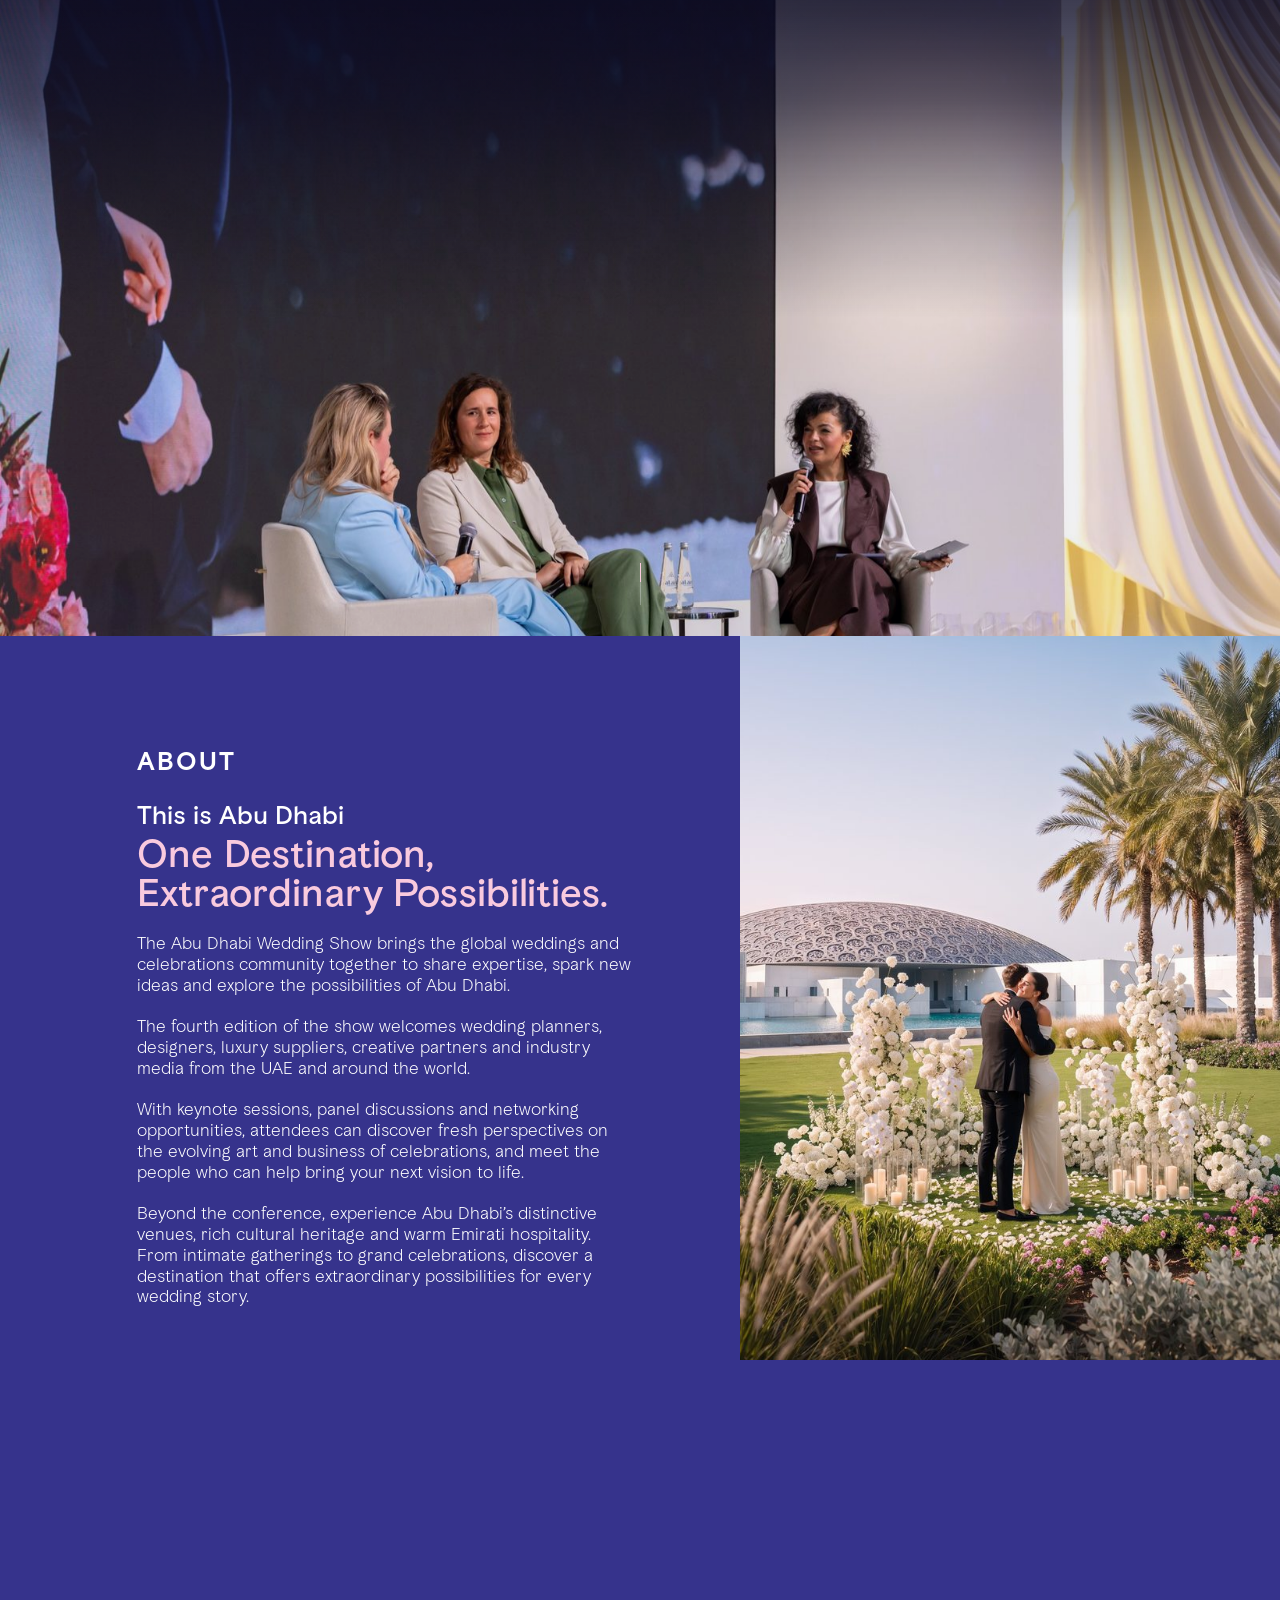
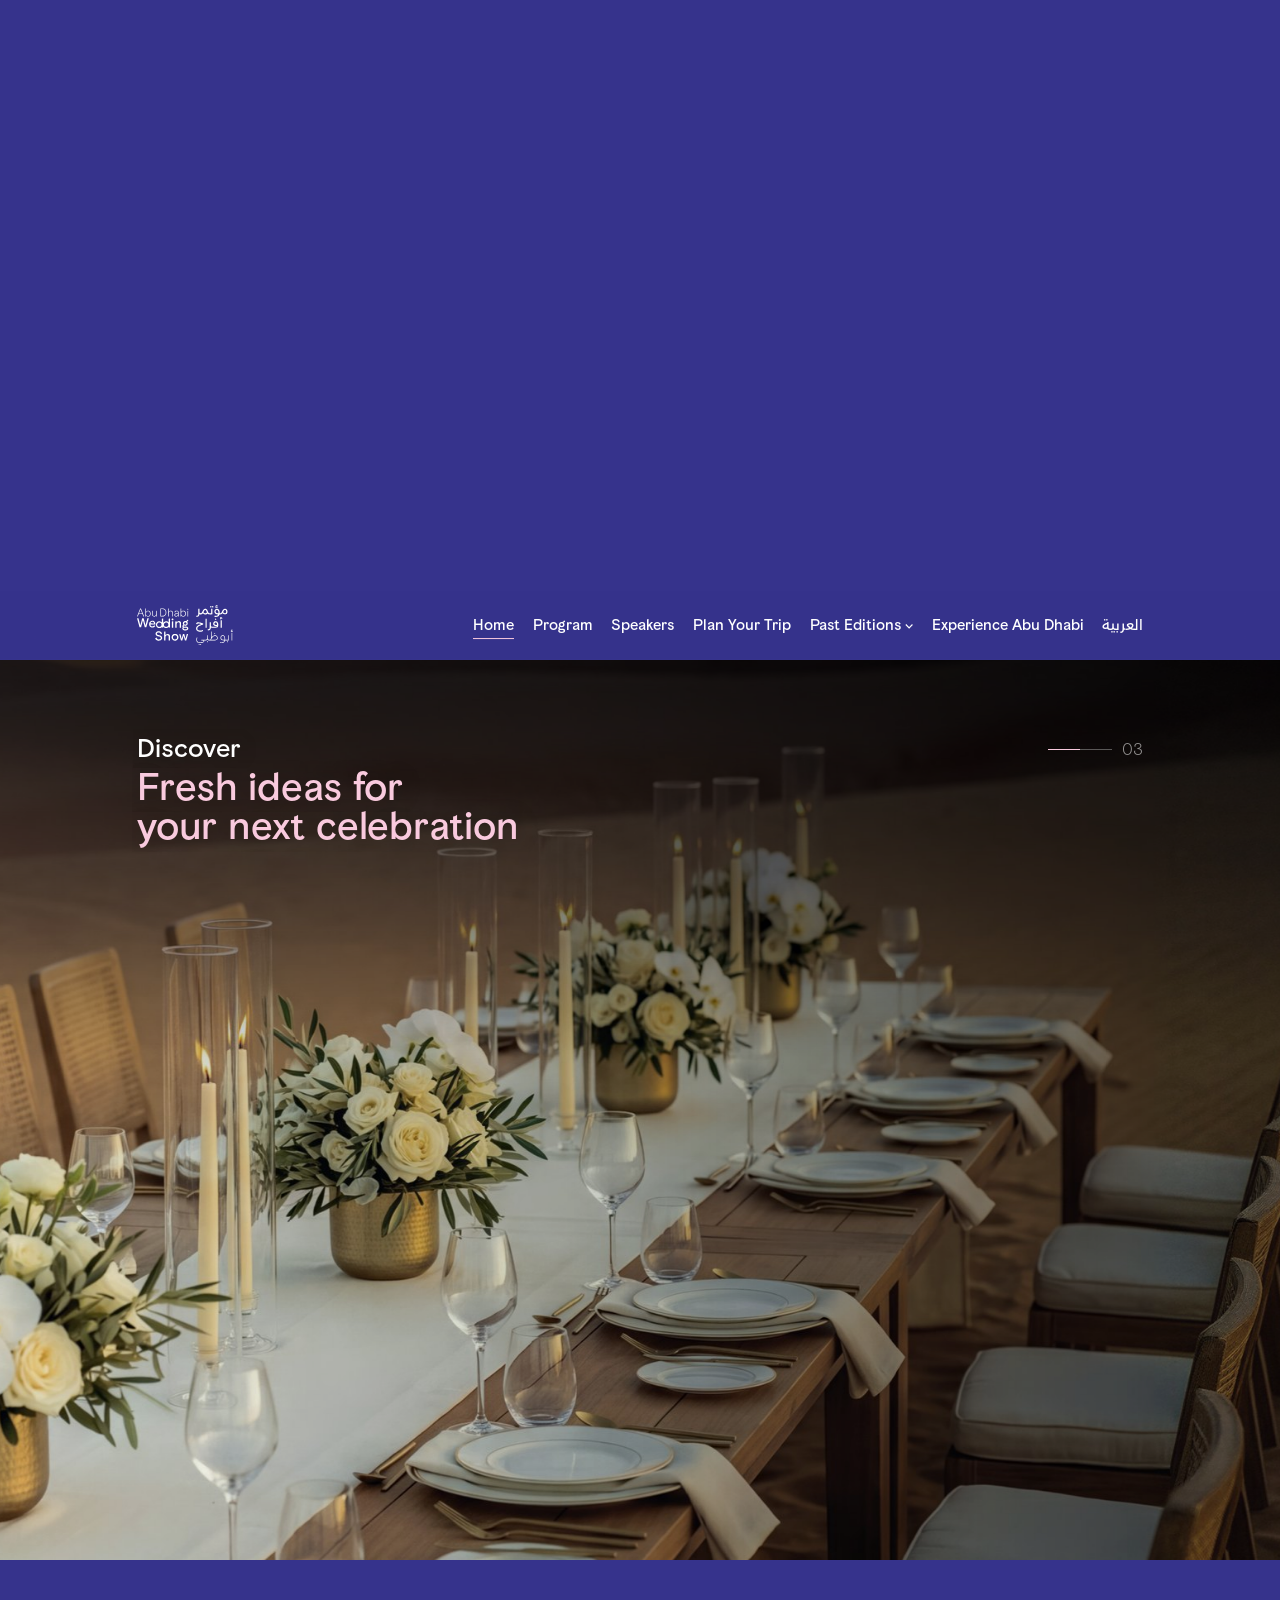
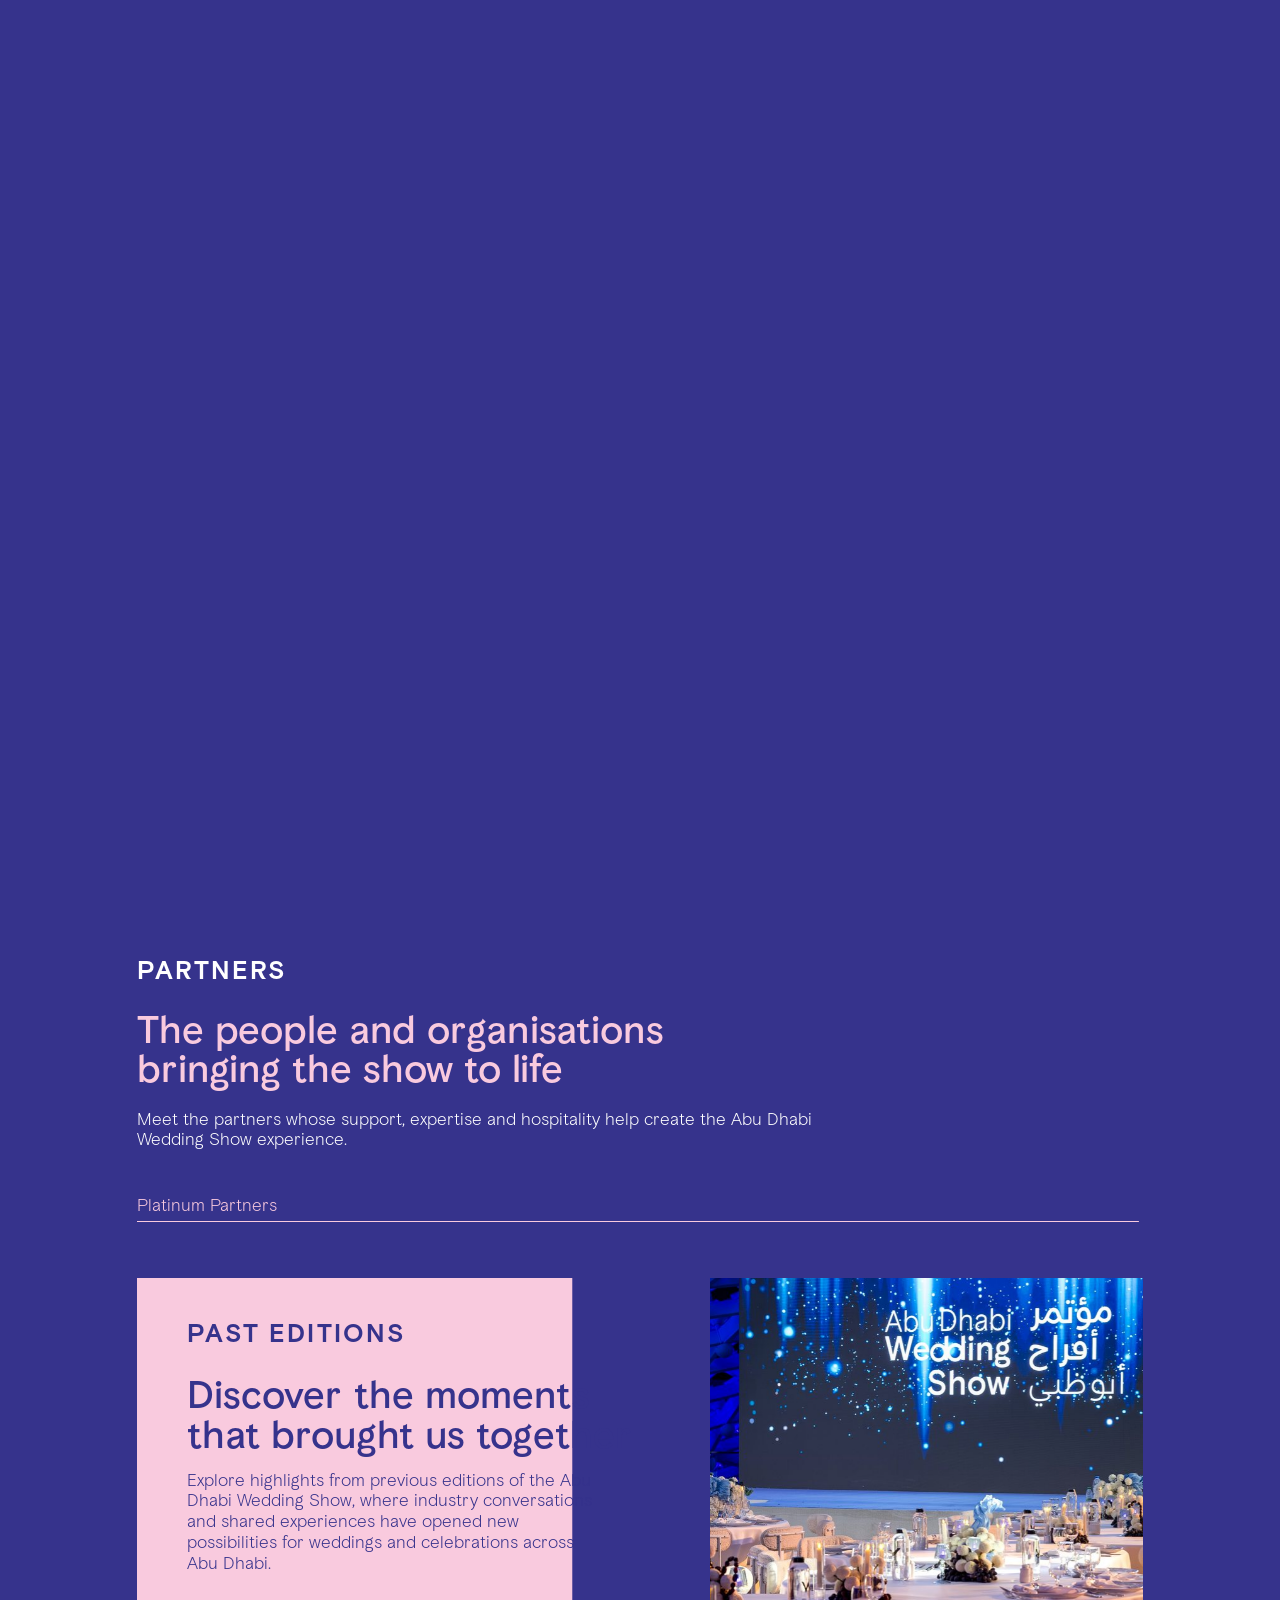
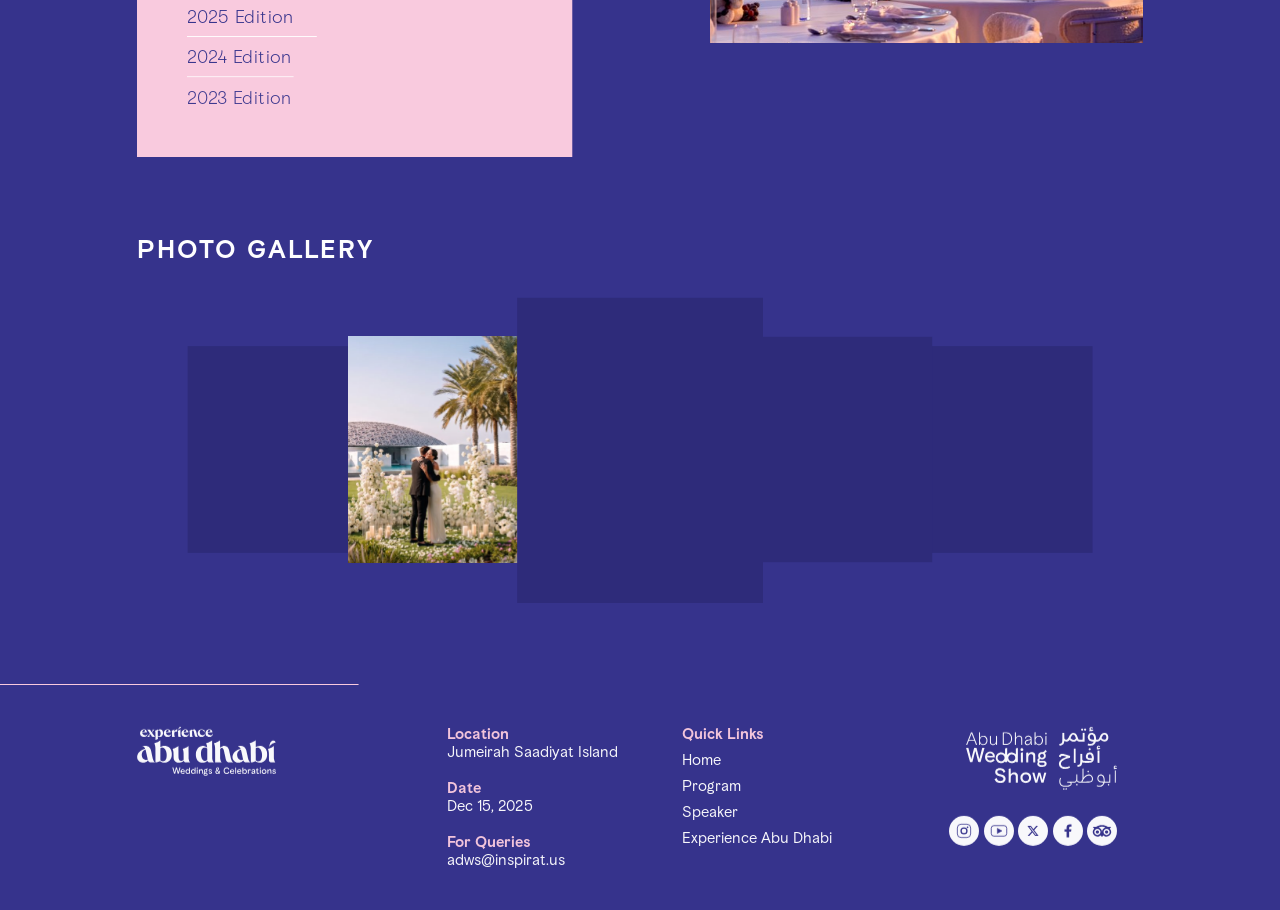
<file: abu-dhabi-wedding-show/index.html>
<!doctype html>
<html lang="en">
<head>
  <meta charset="utf-8">
  <meta name="viewport" content="width=device-width, initial-scale=1, viewport-fit=cover">
  <title>Abu Dhabi Wedding Show</title>
  <meta name="description" content="The Abu Dhabi Wedding Show brings the global weddings and celebrations community together in Abu Dhabi.">
  <meta name="theme-color" content="#36338c">
  <link rel="icon" href="assets/favicon-32.png" sizes="32x32" type="image/png">
  <link rel="icon" href="assets/favicon.svg" type="image/svg+xml">
  <link rel="apple-touch-icon" href="assets/apple-touch-icon.png">
  <link rel="preload" href="assets/fonts/AbuDhabiBasis-Light.woff2" as="font" type="font/woff2" crossorigin>
  <link rel="preload" href="assets/fonts/AbuDhabiBasis-Medium.woff2" as="font" type="font/woff2" crossorigin>
  <link rel="stylesheet" href="assets/css/main.css">
  <script>document.documentElement.classList.add('js');setTimeout(function(){document.documentElement.classList.add('curtain-timeout')},3500);</script>
</head>
<body>
  <div class="curtain" aria-hidden="true"><div class="curtain__panel curtain__panel--pink"></div><div class="curtain__panel curtain__panel--purple"></div></div>
  <a class="skip-link" href="#main">Skip to content</a>
  <header class="site-header wrap">
    <a class="logo" href="index.html" aria-label="Abu Dhabi Wedding Show, home"><img src="assets/svg/logo-adws.svg" alt="Abu Dhabi Wedding Show" width="190" height="79"></a>
    <button class="menu-toggle" aria-expanded="false" aria-controls="site-nav" aria-label="Open menu">
      <svg class="menu-toggle__icon menu-toggle__icon--open" viewBox="0 0 48 48" aria-hidden="true"><circle cx="24" cy="24" r="22" fill="none" stroke="currentColor" stroke-width="2"/><path d="M10 19h28M10 29h28" fill="none" stroke="currentColor" stroke-width="2"/></svg>
      <svg class="menu-toggle__icon menu-toggle__icon--close" viewBox="0 0 48 48" aria-hidden="true"><circle cx="24" cy="24" r="22" fill="none" stroke="currentColor" stroke-width="2"/><path d="M14.1 14.1l19.8 19.8M33.9 14.1L14.1 33.9" fill="none" stroke="currentColor" stroke-width="2"/></svg>
    </button>
    <nav class="nav" id="site-nav" aria-label="Main">
      <ul>
        <li><a href="index.html" aria-current="page">Home</a></li>
        <li><a href="#">Program</a></li>
        <li><a href="#">Speakers</a></li>
        <li><a href="#">Plan Your Trip</a></li>
        <li class="has-sub">
          <button aria-expanded="false" aria-haspopup="true">Past Editions <svg class="chev" viewBox="0 0 10 6" aria-hidden="true"><path d="M1 1l4 4 4-4" fill="none" stroke="currentColor" stroke-width="1.4"/></svg></button>
          <div class="submenu"><a href="2025-edition.html">2025 Edition</a><a href="https://adweddingshow.ae/2024-edition">2024 Edition</a><a href="https://adweddingshow.ae/2023-edition">2023 Edition</a></div>
        </li>
        <li><a href="https://visitabudhabi.ae/en" target="_blank" rel="noopener">Experience Abu Dhabi</a></li>
        <li><a class="nav__lang" href="#" lang="ar" hreflang="ar">العربية</a></li>
      </ul>
    </nav>
  </header>
  <main id="main">
    <section class="hero hero--bright hero--film" aria-label="Highlights film" style="--hero-pos:50% 0%;--hero-pos-m:50% 50%">
      <img src="assets/img/hero-home.jpg" srcset="assets/img/hero-home-900.jpg 900w, assets/img/hero-home-1600.jpg 1600w, assets/img/hero-home.jpg 2560w" sizes="100vw" alt="Three speakers in conversation on stage at the Abu Dhabi Wedding Show" loading="eager" decoding="async" fetchpriority="high">
      <video class="hero__video" muted loop playsinline preload="none" data-src="https://inspirat.us/adws-promo-26-V4.mp4" aria-hidden="true" tabindex="-1" disablepictureinpicture disableremoteplayback></video>
      <div class="scroll-hint" aria-hidden="true"><span></span></div>
    </section>
    <section class="about">
      <div class="about__text">
        <p class="eyebrow">About</p>
        <p class="kicker">This is Abu Dhabi</p>
        <h1 class="display">One Destination, <span class="br"></span>Extraordinary Possibilities.</h1>
        <div class="body">
          <p>The Abu Dhabi Wedding Show brings the global weddings and celebrations community together to share expertise, spark new ideas and explore the possibilities of Abu Dhabi.</p>
          <p>The fourth edition of the show welcomes wedding planners, designers, luxury suppliers, creative partners and industry media from the UAE and around the world.</p>
          <p>With keynote sessions, panel discussions and networking opportunities, attendees can discover fresh perspectives on the evolving art and business of celebrations, and meet the people who can help bring your next vision to life.</p>
          <p>Beyond the conference, experience Abu Dhabi’s distinctive venues, rich cultural heritage and warm Emirati hospitality. From intimate gatherings to grand celebrations, discover a destination that offers extraordinary possibilities for every wedding story.</p>
        </div>
      </div>
      <div class="about__media"><img src="assets/img/about-louvre.jpg" srcset="assets/img/about-louvre-700.jpg 700w, assets/img/about-louvre.jpg 1600w" sizes="(max-width: 1023px) 100vw, 43vw" alt="A couple embracing at a floral wedding setup in front of Louvre Abu Dhabi" loading="lazy" decoding="async"></div>
    </section>
    <section class="story" data-story aria-label="Connect, Discover, Experience" style="--story-n:3">
      <div class="story__stage">
      <article class="story__panel" style="--zoom:1.1487;--origin:92.08% 2.02%;--zoom-m:1.059;--pos-m:35.1% 63.7%;--body-top:38.8%;--shade:1;--shade-r:0.04">
        <div class="story__media"><div class="story__zoom"><img src="assets/img/story-connect.jpg" srcset="assets/img/story-connect-900.jpg 900w, assets/img/story-connect-1600.jpg 1600w, assets/img/story-connect.jpg 2576w" sizes="(max-width: 1023px) 320vw, 115vw" alt="Four speakers in conversation on stage at the Abu Dhabi Wedding Show" loading="lazy" decoding="async"></div></div>
        <div class="story__head">
          <p class="kicker">Connect</p>
          <h2 class="display">Meet the people <span class="br"></span>behind the possibilities</h2>
        </div>
        <div class="story__body body"><p>Connect with industry leaders, creative talent and potential partners from across the global wedding community. Exchange perspectives, explore opportunities for collaboration and build relationships that continue well beyond the show.</p></div>
      </article>
      <article class="story__panel" style="--zoom:1.3234;--origin:88.2% 88.8%;--zoom-m:1.0233;--pos-m:58.6% 70.9%;--body-top:55.2%;--shade:1;--shade-r:0.31">
        <div class="story__media"><div class="story__zoom"><img src="assets/img/story-discover.jpg" srcset="assets/img/story-discover-900.jpg 900w, assets/img/story-discover-1600.jpg 1600w, assets/img/story-discover.jpg 2560w" sizes="(max-width: 1023px) 320vw, 132vw" alt="A long candlelit table with white roses and orchids set among desert dunes at dusk" loading="lazy" decoding="async"></div></div>
        <div class="story__head">
          <p class="kicker">Discover</p>
          <h2 class="display">Fresh ideas for <span class="br"></span>your next celebration</h2>
        </div>
        <div class="story__body body"><p>Explore new approaches to wedding design, guest experiences and the business of celebrations. Hear from industry voices, discover the expertise of local and international partners, and see how Abu Dhabi can bring a different dimension to your next wedding or celebration.</p></div>
      </article>
      <article class="story__panel" style="--zoom:1.1257;--origin:16.04% 40.39%;--zoom-m:1;--pos-m:33.5% 50%;--body-top:38.8%;--shade:1;--shade-r:0.62">
        <div class="story__media"><div class="story__zoom"><img src="assets/img/story-experience.jpg" srcset="assets/img/story-experience-900.jpg 900w, assets/img/story-experience-1600.jpg 1600w, assets/img/story-experience.jpg 2576w" sizes="(max-width: 1023px) 320vw, 113vw" alt="A golden Arabic coffee pot with dates and a cup, a traditional Emirati welcome" loading="lazy" decoding="async"></div></div>
        <div class="story__head">
          <p class="kicker">Experience</p>
          <h2 class="display">Discover Abu Dhabi <span class="br"></span>through its hospitality</h2>
        </div>
        <div class="story__body body"><p>Experience the settings, flavours and welcome that make Abu Dhabi distinctive. From gala evenings to destination discovery experiences, explore the emirate’s cultural character, natural beauty and exceptional venues, and imagine how they could become part of your clients’ celebrations.</p></div>
      </article>
        <div class="story__veil" aria-hidden="true"></div>
        <div class="story__index" aria-hidden="true"><span class="story__num"><span class="story__num-inner">01</span></span><span class="story__track"><i></i></span><span class="story__total">03</span></div>
      </div>
    </section>
    <section class="partners wrap">
      <p class="eyebrow">Partners</p>
      <h2 class="display">The people and organisations <span class="br"></span>bringing the show to life</h2>
      <div class="body"><p>Meet the partners whose support, expertise and hospitality help create the Abu Dhabi Wedding Show experience.</p></div>
      <div class="tier">
        <h3 class="tier__label rule">Platinum Partners</h3>
        <!-- Partner logos go here when they are ready:
             <div class="tier__logos" aria-label="Platinum partner logos"><img src="assets/partners/name.svg" alt="Partner name"></div> -->
      </div>
    </section>
    <section class="past wrap">
      <div class="past__card">
        <div class="past__text">
          <p class="eyebrow">Past Editions</p>
          <h2 class="display">Discover the moments <span class="br"></span>that brought us together</h2>
          <div class="body"><p>Explore highlights from previous editions of the Abu Dhabi Wedding Show, where industry conversations and shared experiences have opened new possibilities for weddings and celebrations across Abu Dhabi.</p></div>
          <ul class="editions">
            <li><a href="2025-edition.html"><span>2025 Edition</span><svg viewBox="0 0 20 34" aria-hidden="true"><path d="M2 2l15 15L2 32" fill="none" stroke="currentColor" stroke-width="3"/></svg></a></li>
            <li><a href="#"><span>2024 Edition</span><svg viewBox="0 0 20 34" aria-hidden="true"><path d="M2 2l15 15L2 32" fill="none" stroke="currentColor" stroke-width="3"/></svg></a></li>
            <li><a href="#"><span>2023 Edition</span><svg viewBox="0 0 20 34" aria-hidden="true"><path d="M2 2l15 15L2 32" fill="none" stroke="currentColor" stroke-width="3"/></svg></a></li>
          </ul>
        </div>
        <div class="past__media"><img src="assets/img/past-gala.jpg" srcset="assets/img/past-gala-700.jpg 700w, assets/img/past-gala.jpg 1300w" sizes="(max-width: 1023px) 100vw, 34vw" alt="Gala dinner tables beneath the Abu Dhabi Wedding Show screen" loading="lazy" decoding="async"></div>
      </div>
      <h2 class="eyebrow gallery-eyebrow">Photo Gallery</h2>
      <div class="carousel" data-carousel data-autoplay="4.6">
        <div class="carousel__track" data-cursor="Drag" tabindex="0" role="group" aria-roledescription="carousel" aria-label="Weddings across Abu Dhabi. Drag, swipe or use the arrow keys to see more">
          <figure class="carousel__slide"><div class="carousel__img"><img src="assets/img/gallery-beach.jpg" srcset="assets/img/gallery-beach-514.jpg 514w, assets/img/gallery-beach.jpg 942w" sizes="(max-width: 767px) 66vw, (max-width: 1023px) 36vw, 21vw" alt="A circular wedding dinner set on an Abu Dhabi beach at sunset" width="942" height="1100" loading="lazy" decoding="async" draggable="false"></div></figure>
          <figure class="carousel__slide"><div class="carousel__img"><img src="assets/img/gallery-louvre.jpg" srcset="assets/img/gallery-louvre-514.jpg 514w, assets/img/gallery-louvre.jpg 942w" sizes="(max-width: 767px) 66vw, (max-width: 1023px) 36vw, 21vw" alt="A couple embracing at a floral ceremony setup in front of Louvre Abu Dhabi" width="942" height="1100" loading="lazy" decoding="async" draggable="false"></div></figure>
          <figure class="carousel__slide"><div class="carousel__img"><img src="assets/img/gallery-desert.jpg" srcset="assets/img/gallery-desert-514.jpg 514w, assets/img/gallery-desert.jpg 942w" sizes="(max-width: 767px) 66vw, (max-width: 1023px) 36vw, 21vw" alt="A bride and groom walking across the dunes at Qasr Al Sarab" width="942" height="1100" loading="lazy" decoding="async" draggable="false"></div></figure>
          <figure class="carousel__slide"><div class="carousel__img"><img src="assets/img/gallery-dinner.jpg" srcset="assets/img/gallery-dinner-514.jpg 514w, assets/img/gallery-dinner.jpg 942w" sizes="(max-width: 767px) 66vw, (max-width: 1023px) 36vw, 21vw" alt="A long dinner table set among the dunes at golden hour" width="942" height="1100" loading="lazy" decoding="async" draggable="false"></div></figure>
          <figure class="carousel__slide"><div class="carousel__img"><img src="assets/img/gallery-lanterns.jpg" srcset="assets/img/gallery-lanterns-514.jpg 514w, assets/img/gallery-lanterns.jpg 942w" sizes="(max-width: 767px) 66vw, (max-width: 1023px) 36vw, 21vw" alt="A proposal surrounded by hundreds of glowing lanterns and candles" width="942" height="1100" loading="lazy" decoding="async" draggable="false"></div></figure>
        </div>
      </div>
    </section>
  </main>
  <footer class="site-footer">
    <div class="wrap footer__grid">
      <a class="footer__logo footer__logo--exp" href="https://visitabudhabi.ae" rel="noopener"><img src="assets/svg/logo-experience-abu-dhabi.svg" alt="Experience Abu Dhabi, Weddings &amp; Celebrations" width="208" height="90" loading="lazy"></a>
      <dl class="footer__info">
        <dt>Location</dt><dd>Jumeirah Saadiyat Island</dd>
        <dt>Date</dt><dd>Dec 15, 2025</dd>
        <dt>For Queries</dt><dd><a href="mailto:adws@inspirat.us">adws@inspirat.us</a></dd>
      </dl>
      <div class="footer__links">
        <h2>Quick Links</h2>
        <ul>
          <li><a href="index.html">Home</a></li>
          <li><a href="#">Program</a></li>
          <li><a href="#">Speaker</a></li>
          <li><a href="#">Experience Abu Dhabi</a></li>
        </ul>
      </div>
      <div class="footer__show">
        <a class="footer__logo" href="index.html"><img src="assets/svg/logo-adws.svg" alt="Abu Dhabi Wedding Show" width="227" height="95" loading="lazy"></a>
        <div class="social">
          <a href="https://www.instagram.com/visitabudhabi" target="_blank" rel="noopener" aria-label="Instagram"><img src="assets/svg/icon-instagram.svg" alt="" width="31" height="31"></a>
          <a href="https://www.youtube.com/user/VisitAbuDhabi" target="_blank" rel="noopener" aria-label="YouTube"><img src="assets/svg/icon-youtube.svg" alt="" width="31" height="31"></a>
          <a href="https://x.com/visitabudhabi" target="_blank" rel="noopener" aria-label="X"><img src="assets/svg/icon-x.svg" alt="" width="31" height="31"></a>
          <a href="https://www.facebook.com/visitabudhabi" target="_blank" rel="noopener" aria-label="Facebook"><img src="assets/svg/icon-facebook.svg" alt="" width="31" height="31"></a>
          <a href="https://www.tripadvisor.com/Tourism-g294013-" target="_blank" rel="noopener" aria-label="Tripadvisor"><img src="assets/svg/icon-tripadvisor.svg" alt="" width="31" height="31"></a>
        </div>
      </div>
    </div>
  </footer>
  <dialog class="video-dialog" id="video-dialog"><button class="close" aria-label="Close video">&times;</button><video controls playsinline preload="none"></video></dialog>
  <div class="cursor" aria-hidden="true"><span>Drag</span></div>
  <script src="assets/js/vendor/gsap.min.js" defer></script>
  <script src="assets/js/vendor/ScrollTrigger.min.js" defer></script>
  <script src="assets/js/vendor/SplitText.min.js" defer></script>
  <script src="assets/js/vendor/lenis.min.js" defer></script>
  <script src="assets/js/main.js" defer></script>
</body>
</html>
</file>
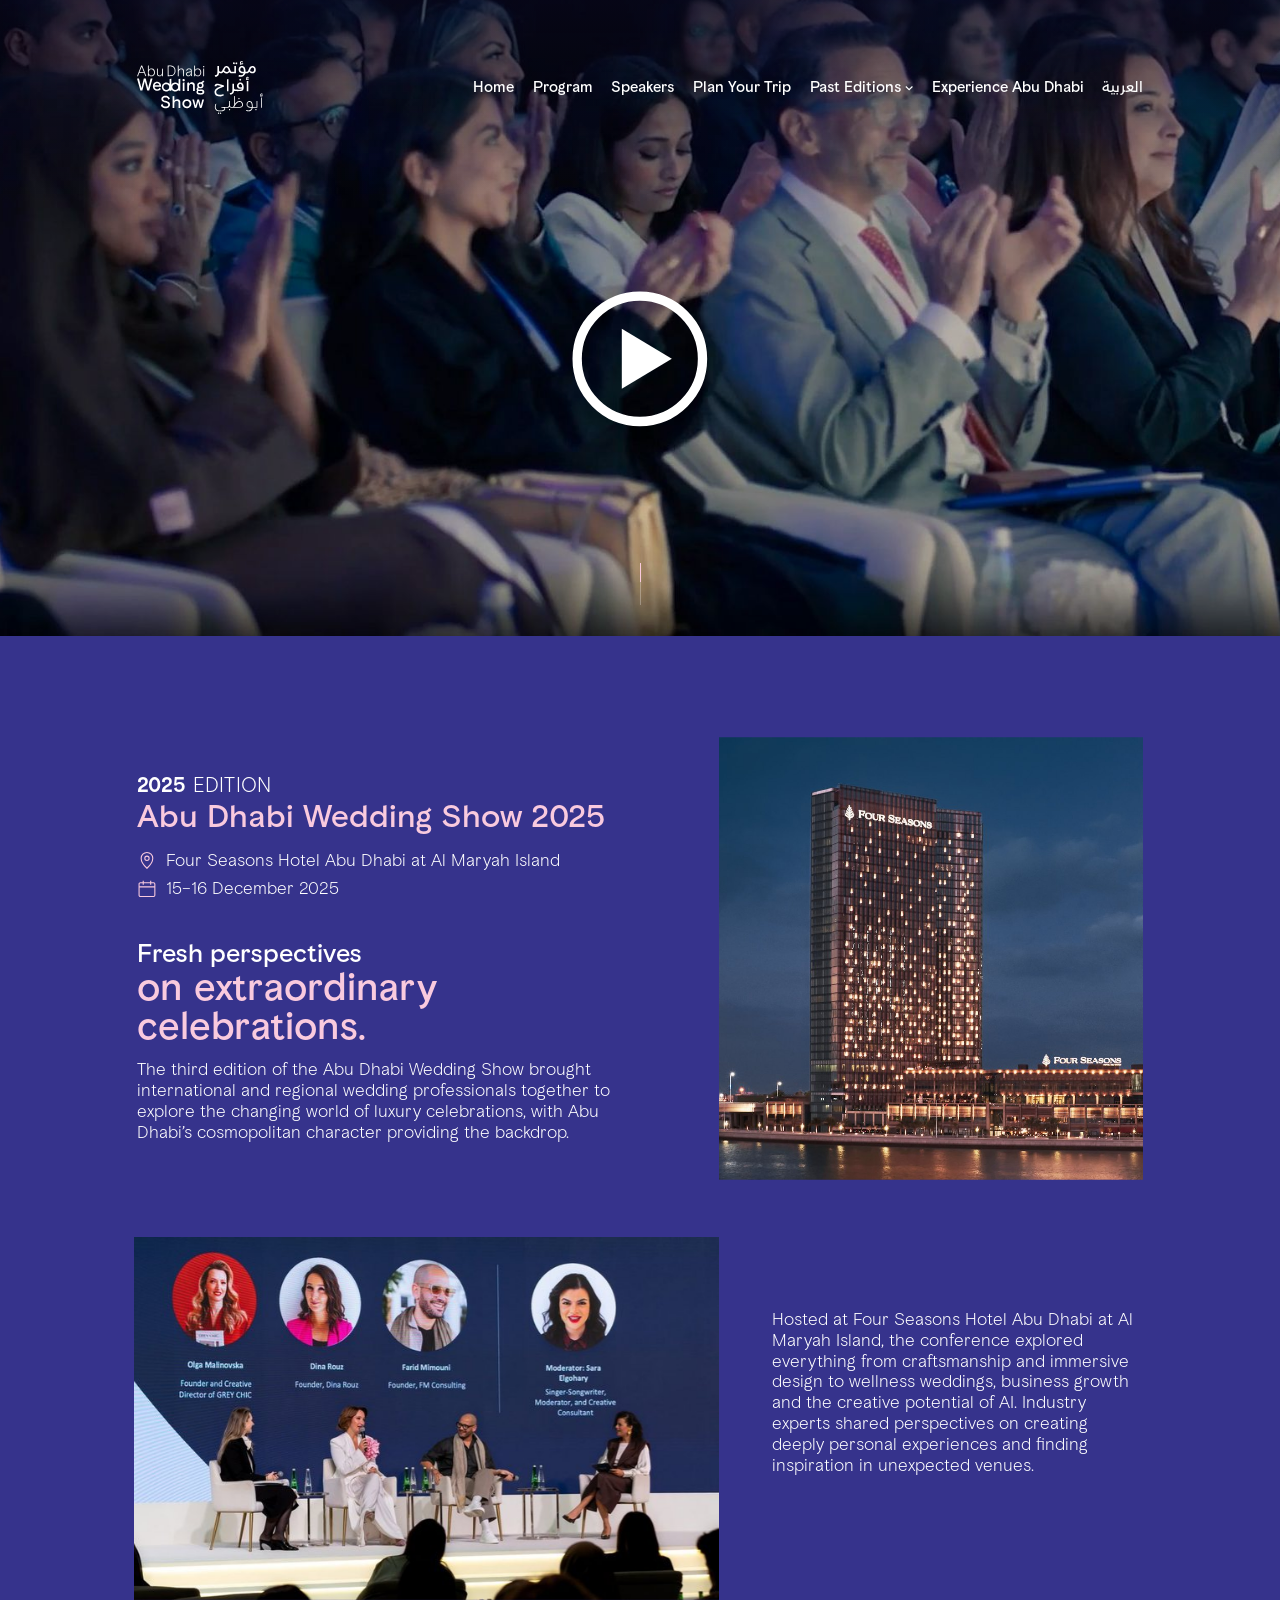
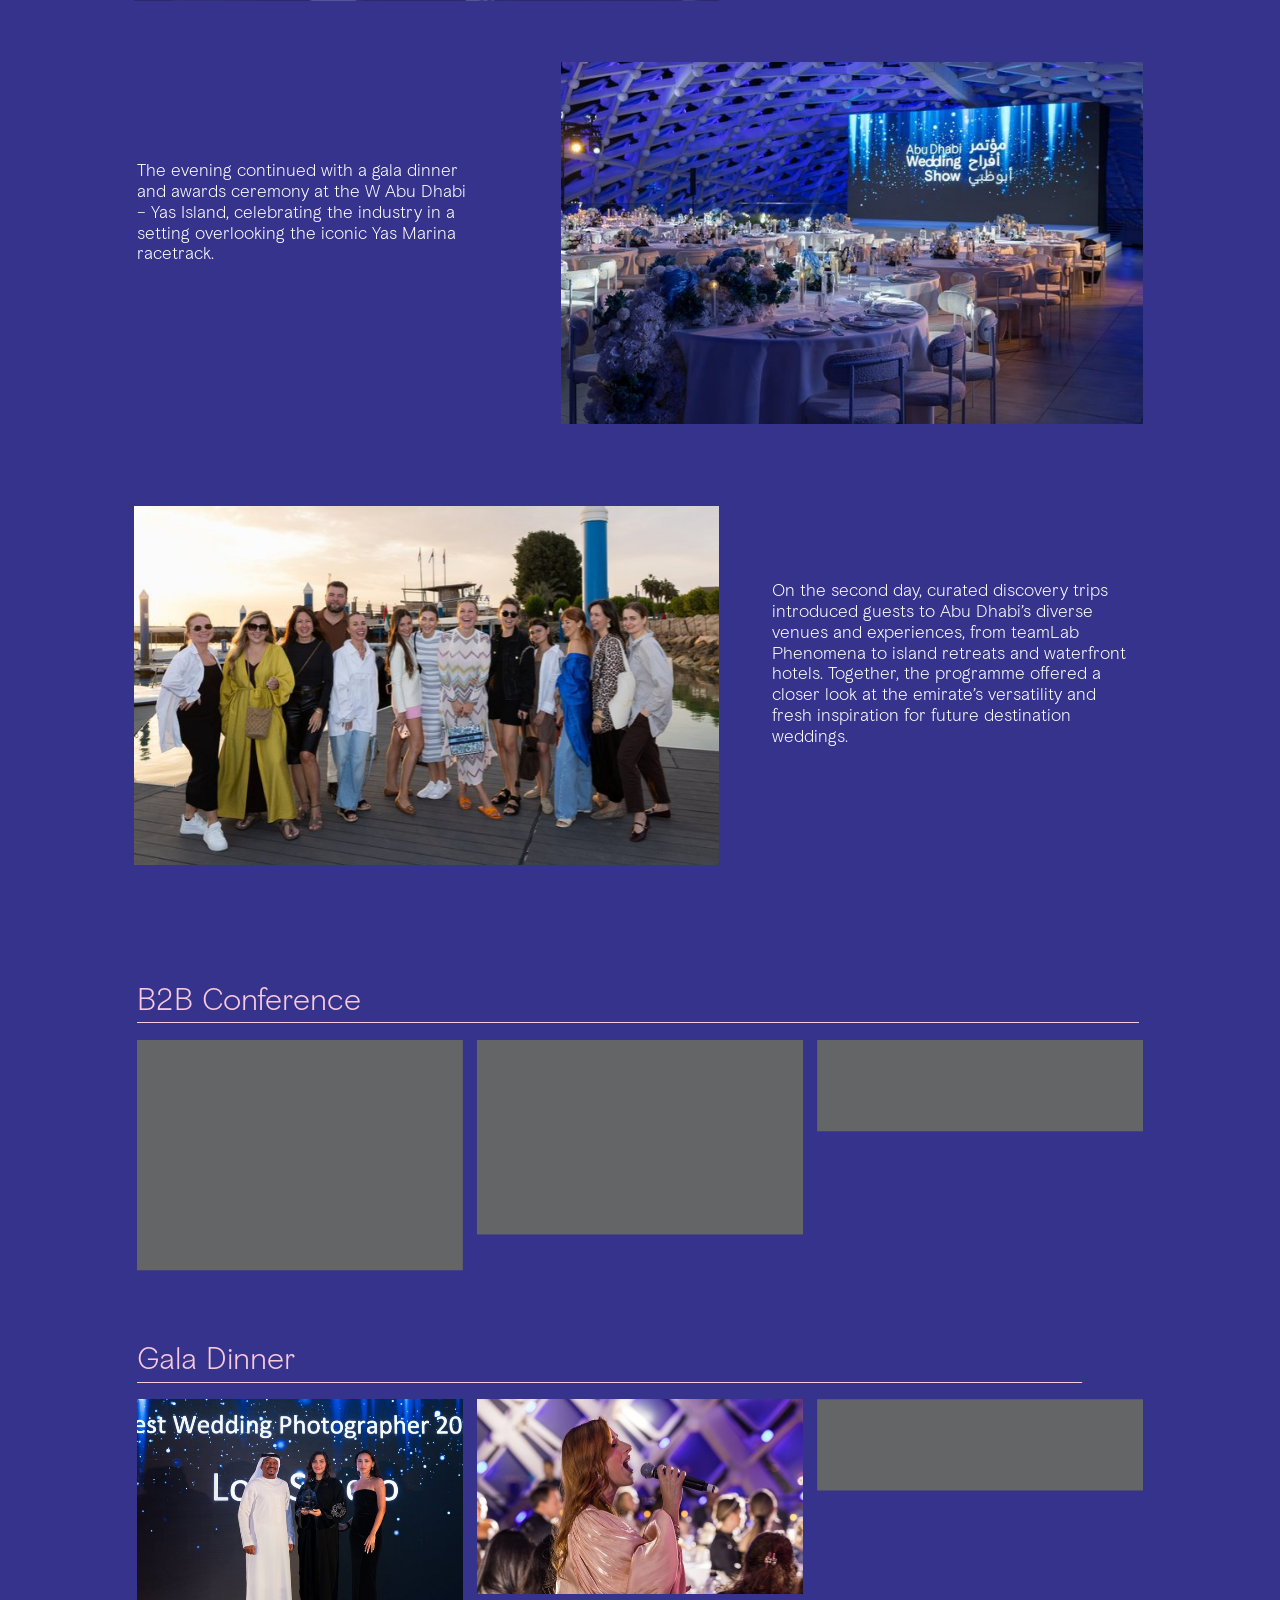
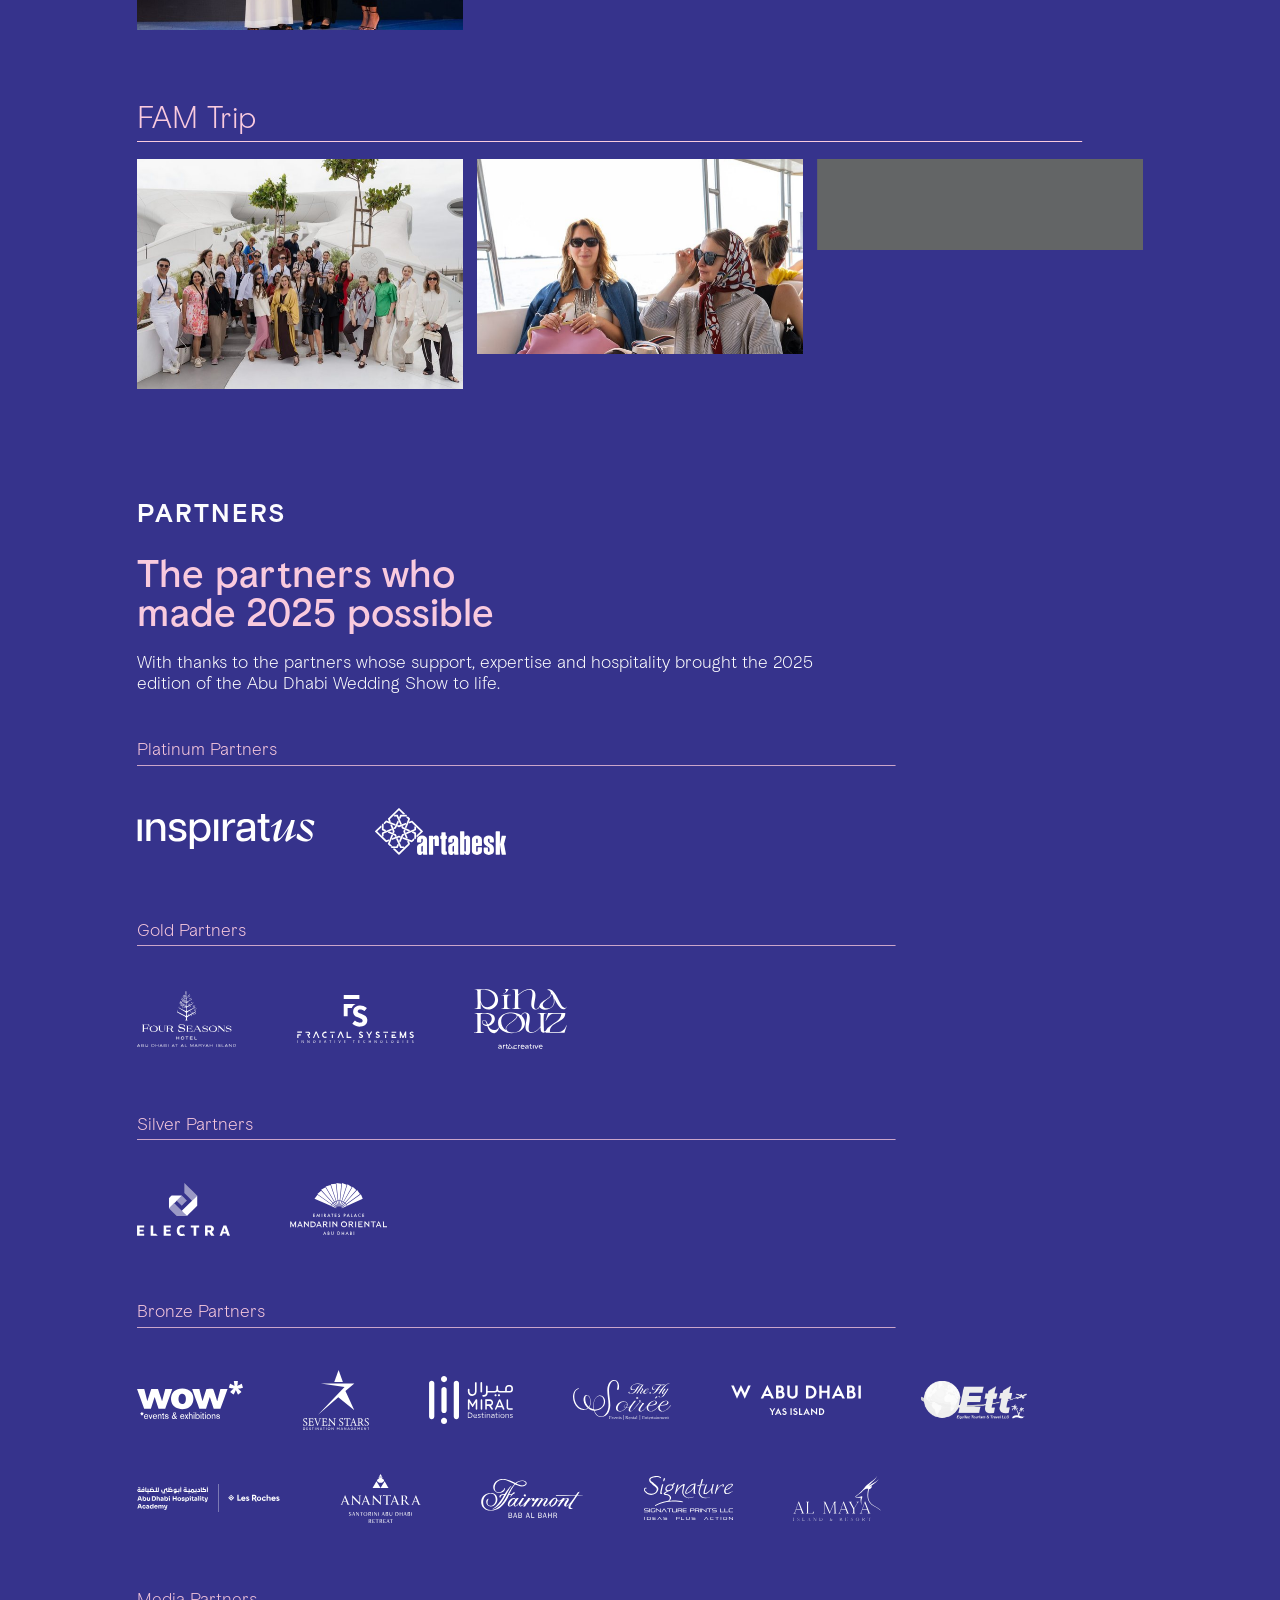
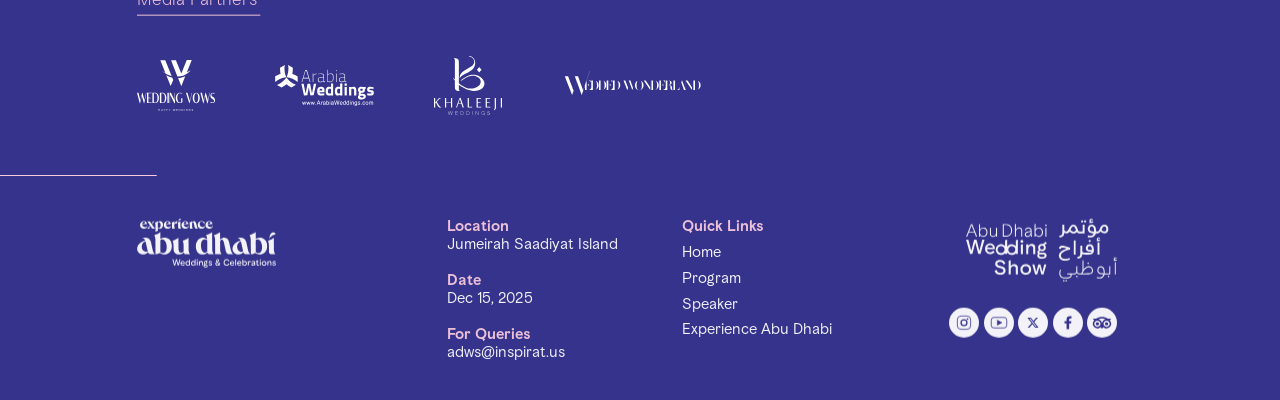
<file: abu-dhabi-wedding-show/2025-edition.html>
<!doctype html>
<html lang="en">
<head>
  <meta charset="utf-8">
  <meta name="viewport" content="width=device-width, initial-scale=1, viewport-fit=cover">
  <title>2025 Edition | Abu Dhabi Wedding Show</title>
  <meta name="description" content="Highlights from the 2025 Abu Dhabi Wedding Show at Four Seasons Hotel Abu Dhabi at Al Maryah Island.">
  <meta name="theme-color" content="#36338c">
  <link rel="icon" href="assets/favicon-32.png" sizes="32x32" type="image/png">
  <link rel="icon" href="assets/favicon.svg" type="image/svg+xml">
  <link rel="apple-touch-icon" href="assets/apple-touch-icon.png">
  <link rel="preload" href="assets/fonts/AbuDhabiBasis-Light.woff2" as="font" type="font/woff2" crossorigin>
  <link rel="preload" href="assets/fonts/AbuDhabiBasis-Medium.woff2" as="font" type="font/woff2" crossorigin>
  <link rel="stylesheet" href="assets/css/main.css">
  <script>document.documentElement.classList.add('js');setTimeout(function(){document.documentElement.classList.add('curtain-timeout')},3500);</script>
</head>
<body>
  <div class="curtain" aria-hidden="true"><div class="curtain__panel curtain__panel--pink"></div><div class="curtain__panel curtain__panel--purple"></div></div>
  <a class="skip-link" href="#main">Skip to content</a>
  <header class="site-header wrap">
    <a class="logo" href="index.html" aria-label="Abu Dhabi Wedding Show, home"><img src="assets/svg/logo-adws.svg" alt="Abu Dhabi Wedding Show" width="190" height="79"></a>
    <button class="menu-toggle" aria-expanded="false" aria-controls="site-nav" aria-label="Open menu">
      <svg class="menu-toggle__icon menu-toggle__icon--open" viewBox="0 0 48 48" aria-hidden="true"><circle cx="24" cy="24" r="22" fill="none" stroke="currentColor" stroke-width="2"/><path d="M10 19h28M10 29h28" fill="none" stroke="currentColor" stroke-width="2"/></svg>
      <svg class="menu-toggle__icon menu-toggle__icon--close" viewBox="0 0 48 48" aria-hidden="true"><circle cx="24" cy="24" r="22" fill="none" stroke="currentColor" stroke-width="2"/><path d="M14.1 14.1l19.8 19.8M33.9 14.1L14.1 33.9" fill="none" stroke="currentColor" stroke-width="2"/></svg>
    </button>
    <nav class="nav" id="site-nav" aria-label="Main">
      <ul>
        <li><a href="index.html">Home</a></li>
        <li><a href="#">Program</a></li>
        <li><a href="#">Speakers</a></li>
        <li><a href="#">Plan Your Trip</a></li>
        <li class="has-sub">
          <button aria-expanded="false" aria-haspopup="true" aria-current="page">Past Editions <svg class="chev" viewBox="0 0 10 6" aria-hidden="true"><path d="M1 1l4 4 4-4" fill="none" stroke="currentColor" stroke-width="1.4"/></svg></button>
          <div class="submenu"><a href="2025-edition.html" aria-current="page">2025 Edition</a><a href="https://adweddingshow.ae/2024-edition">2024 Edition</a><a href="https://adweddingshow.ae/2023-edition">2023 Edition</a></div>
        </li>
        <li><a href="https://visitabudhabi.ae/en" target="_blank" rel="noopener">Experience Abu Dhabi</a></li>
        <li><a class="nav__lang" href="#" lang="ar" hreflang="ar">العربية</a></li>
      </ul>
    </nav>
  </header>
  <main id="main">
    <section class="hero" aria-label="Highlights film" style="--hero-pos:50% 45%">
      <img src="assets/img/hero-2025.jpg" srcset="assets/img/hero-2025-900.jpg 900w, assets/img/hero-2025-1600.jpg 1600w, assets/img/hero-2025.jpg 1920w" sizes="100vw" alt="Guests applauding at the Abu Dhabi Wedding Show 2025" loading="eager" decoding="async" fetchpriority="high">
      <button class="play" data-video="" aria-label="Play the highlights film"><svg viewBox="0 0 206 206" aria-hidden="true"><circle cx="103" cy="103" r="94" fill="none" stroke="currentColor" stroke-width="14"/><path d="M76 58v90l75-45z" fill="currentColor"/></svg></button>
      <div class="scroll-hint" aria-hidden="true"><span></span></div>
    </section>
    <section class="edition wrap">
      <div class="edition__top">
        <div class="edition__intro">
          <p class="edition-label"><b>2025</b> EDITION</p>
          <h1 class="edition-title">Abu Dhabi Wedding Show 2025</h1>
          <ul class="meta">
            <li><svg viewBox="0 0 24 24" aria-hidden="true"><path d="M12 22s-7-6.2-7-12a7 7 0 0114 0c0 5.8-7 12-7 12z" fill="none" stroke="currentColor" stroke-width="1.3"/><circle cx="12" cy="10" r="2.6" fill="none" stroke="currentColor" stroke-width="1.3"/></svg><span>Four Seasons Hotel Abu Dhabi at Al Maryah Island</span></li>
            <li><svg viewBox="0 0 24 24" aria-hidden="true"><rect x="2.5" y="4.5" width="19" height="16.5" rx="1.5" fill="none" stroke="currentColor" stroke-width="1.3"/><path d="M2.5 9.5h19M7.5 2v5M16.5 2v5" fill="none" stroke="currentColor" stroke-width="1.3"/></svg><span>15–16 December 2025</span></li>
          </ul>
        </div>
        <div class="edition__media"><picture><source media="(min-width: 1024px)" srcset="assets/img/fourseasons-crop.jpg"><img src="assets/img/fourseasons.jpg" srcset="assets/img/fourseasons-700.jpg 700w, assets/img/fourseasons.jpg 1400w" sizes="100vw" alt="Four Seasons Hotel Abu Dhabi at Al Maryah Island at dusk" loading="lazy" decoding="async"></picture></div>
        <div class="edition__fresh">
          <p class="kicker">Fresh perspectives</p>
          <h2 class="display">on extraordinary <span class="br"></span>celebrations.</h2>
          <div class="body"><p>The third edition of the Abu Dhabi Wedding Show brought international and regional wedding professionals together to explore the changing world of luxury celebrations, with Abu Dhabi’s cosmopolitan character providing the backdrop.</p></div>
        </div>
      </div>
      <div class="duo duo--left duo--a">
        <div class="duo__media"><img src="assets/img/panel-b2b.jpg" srcset="assets/img/panel-b2b-700.jpg 700w, assets/img/panel-b2b.jpg 988w" sizes="(max-width: 1023px) 100vw, 46vw" alt="Panel discussion with four speakers on stage at the 2025 conference" loading="lazy" decoding="async"></div>
        <div class="body"><p>Hosted at Four Seasons Hotel Abu Dhabi at Al Maryah Island, the conference explored everything from craftsmanship and immersive design to wellness weddings, business growth and the creative potential of AI. Industry experts shared perspectives on creating deeply personal experiences and finding inspiration in unexpected venues.</p></div>
      </div>
      <div class="duo duo--right duo--b">
        <div class="body"><p>The evening continued with a gala dinner and awards ceremony at the W Abu Dhabi – Yas Island, celebrating the industry in a setting overlooking the iconic Yas Marina racetrack.</p></div>
        <div class="duo__media"><img src="assets/img/gala-room.jpg" srcset="assets/img/gala-room-700.jpg 700w, assets/img/gala-room.jpg 1166w" sizes="(max-width: 1023px) 100vw, 46vw" alt="Gala dinner tables set in front of the Abu Dhabi Wedding Show screen" loading="lazy" decoding="async"></div>
      </div>
      <div class="duo duo--left duo--c">
        <div class="duo__media"><img src="assets/img/fam-group.jpg" srcset="assets/img/fam-group-700.jpg 700w, assets/img/fam-group.jpg 1800w" sizes="(max-width: 1023px) 100vw, 46vw" alt="Guests of the 2025 discovery trip together on a marina pontoon at sunset" loading="lazy" decoding="async"></div>
        <div class="body"><p>On the second day, curated discovery trips introduced guests to Abu Dhabi’s diverse venues and experiences, from teamLab Phenomena to island retreats and waterfront hotels. Together, the programme offered a closer look at the emirate’s versatility and fresh inspiration for future destination weddings.</p></div>
      </div>
      <section class="gallery">
        <h2 class="gallery__title rule">B2B Conference</h2>
        <ul class="gallery__grid">
          <li><img src="assets/img/b2b-1.jpg" srcset="assets/img/b2b-1-700.jpg 700w, assets/img/b2b-1.jpg 920w" sizes="(max-width: 767px) 82vw, 26vw" alt="Delegates at the B2B conference" loading="lazy" decoding="async"></li>
          <li><img src="assets/img/b2b-2.jpg" srcset="assets/img/b2b-2-700.jpg 700w, assets/img/b2b-2.jpg 1017w" sizes="(max-width: 767px) 82vw, 26vw" alt="Speaker presenting at the conference" loading="lazy" decoding="async"></li>
          <li><img src="assets/img/b2b-talk.jpg" srcset="assets/img/b2b-talk-700.jpg 700w, assets/img/b2b-talk.jpg 1020w" sizes="(max-width: 767px) 82vw, 26vw" alt="A panellist listening to the moderator during a conference session" loading="lazy" decoding="async"></li>
        </ul>
      </section>
      <section class="gallery">
        <h2 class="gallery__title rule">Gala Dinner</h2>
        <ul class="gallery__grid">
          <li><img src="assets/img/gala-award.jpg" srcset="assets/img/gala-award-700.jpg 700w, assets/img/gala-award.jpg 1020w" sizes="(max-width: 767px) 82vw, 26vw" alt="The Best Wedding Photographer 2025 award being presented on stage at the gala dinner" loading="lazy" decoding="async"></li>
          <li><img src="assets/img/gala-2.jpg" srcset="assets/img/gala-2-700.jpg 700w, assets/img/gala-2.jpg 1017w" sizes="(max-width: 767px) 82vw, 26vw" alt="Singer performing at the gala dinner" loading="lazy" decoding="async"></li>
          <li><img src="assets/img/gala-3.jpg" srcset="assets/img/gala-3-700.jpg 700w, assets/img/gala-3.jpg 782w" sizes="(max-width: 767px) 82vw, 26vw" alt="Headline performer on stage" loading="lazy" decoding="async"></li>
        </ul>
      </section>
      <section class="gallery">
        <h2 class="gallery__title rule">FAM Trip</h2>
        <ul class="gallery__grid">
          <li><img src="assets/img/fam-1.jpg" srcset="assets/img/fam-1-700.jpg 700w, assets/img/fam-1.jpg 1018w" sizes="(max-width: 767px) 82vw, 26vw" alt="Group photo during the FAM trip" loading="lazy" decoding="async"></li>
          <li><img src="assets/img/fam-2.jpg" srcset="assets/img/fam-2-700.jpg 700w, assets/img/fam-2.jpg 1033w" sizes="(max-width: 767px) 82vw, 26vw" alt="Guests on a boat during the FAM trip" loading="lazy" decoding="async"></li>
          <li><img src="assets/img/fam-3.jpg" srcset="assets/img/fam-3-700.jpg 700w, assets/img/fam-3.jpg 1018w" sizes="(max-width: 767px) 82vw, 26vw" alt="Guests inside an immersive installation" loading="lazy" decoding="async"></li>
        </ul>
      </section>
    </section>
    <section class="partners partners--2025 wrap">
      <p class="eyebrow">Partners</p>
      <h2 class="display">The partners who <span class="br"></span>made 2025 possible</h2>
      <div class="body"><p>With thanks to the partners whose support, expertise and hospitality brought the 2025 edition of the Abu Dhabi Wedding Show to life.</p></div>
      <div class="tier">
        <h3 class="tier__label rule">Platinum Partners</h3>
        <ul class="tier__logos tier__logos--set" aria-label="Platinum Partners">
          <li><img src="assets/partners/inspiratus.svg" alt="Inspiratus" style="--w:267.9" loading="lazy" decoding="async"></li><li><img src="assets/partners/artabesk.svg" alt="Artabesk" style="--w:196.2" loading="lazy" decoding="async"></li>
        </ul>
      </div>
      <div class="tier">
        <h3 class="tier__label rule">Gold Partners</h3>
        <ul class="tier__logos tier__logos--set" aria-label="Gold Partners">
          <li><img src="assets/partners/four-seasons-al-maryah.svg" alt="Four Seasons Hotel Abu Dhabi at Al Maryah Island" style="--w:149.6" loading="lazy" decoding="async"></li><li><img src="assets/partners/fractal-systems.svg" alt="Fractal Systems" style="--w:176.4" loading="lazy" decoding="async"></li><li><img src="assets/partners/dina-rouz.svg" alt="Dina Rouz Art &amp; Creative" style="--w:139.1" loading="lazy" decoding="async"></li>
        </ul>
      </div>
      <div class="tier">
        <h3 class="tier__label rule">Silver Partners</h3>
        <ul class="tier__logos tier__logos--set" aria-label="Silver Partners">
          <li><img src="assets/partners/electra.svg" alt="Electra" style="--w:140.0" loading="lazy" decoding="async"></li><li><img src="assets/partners/emirates-palace-mandarin-oriental.svg" alt="Emirates Palace Mandarin Oriental, Abu Dhabi" style="--w:145.2" loading="lazy" decoding="async"></li>
        </ul>
      </div>
      <div class="tier">
        <h3 class="tier__label rule">Bronze Partners</h3>
        <ul class="tier__logos tier__logos--set" aria-label="Bronze Partners">
          <li><img src="assets/partners/wow-events.svg" alt="WOW Events &amp; Exhibitions" style="--w:159.8" loading="lazy" decoding="async"></li><li><img src="assets/partners/seven-stars-dmc.svg" alt="Seven Stars Destination Management" style="--w:98.3" loading="lazy" decoding="async"></li><li><img src="assets/partners/miral-destinations.svg" alt="Miral Destinations" style="--w:125.6" loading="lazy" decoding="async"></li><li><img src="assets/partners/the-fly-soiree.svg" alt="The Fly Soirée" style="--w:147.4" loading="lazy" decoding="async"></li><li><img src="assets/partners/w-abu-dhabi-yas-island.svg" alt="W Abu Dhabi, Yas Island" style="--w:194.1" loading="lazy" decoding="async"></li><li><img src="assets/partners/ett-equifax-travel.png" alt="Equifax Tourism &amp; Travel" style="--w:158.7" loading="lazy" decoding="async"></li><li><img src="assets/partners/adha-les-roches.svg" alt="Abu Dhabi Hospitality Academy, Les Roches" style="--w:214.5" loading="lazy" decoding="async"></li><li><img src="assets/partners/anantara-santorini.svg" alt="Anantara Santorini Abu Dhabi Retreat" style="--w:121.9" loading="lazy" decoding="async"></li><li><img src="assets/partners/fairmont-bab-al-bahr.svg" alt="Fairmont Bab Al Bahr" style="--w:153.1" loading="lazy" decoding="async"></li><li><img src="assets/partners/signature-prints.svg" alt="Signature Prints" style="--w:134.3" loading="lazy" decoding="async"></li><li><img src="assets/partners/al-maya-island.svg" alt="Al Maya Island &amp; Resort" style="--w:131.4" loading="lazy" decoding="async"></li>
        </ul>
      </div>
      <div class="tier">
        <h3 class="tier__label rule">Media Partners</h3>
        <ul class="tier__logos tier__logos--set" aria-label="Media Partners">
          <li><img src="assets/partners/wedding-vows.svg" alt="Wedding Vows" style="--w:117.7" loading="lazy" decoding="async"></li><li><img src="assets/partners/arabia-weddings.svg" alt="Arabia Weddings" style="--w:148.0" loading="lazy" decoding="async"></li><li><img src="assets/partners/khaleeji-weddings.svg" alt="Khaleeji Weddings" style="--w:101.4" loading="lazy" decoding="async"></li><li><img src="assets/partners/wedded-wonderland.svg" alt="Wedded Wonderland" style="--w:209.2" loading="lazy" decoding="async"></li>
        </ul>
      </div>
    </section>
  </main>
  <footer class="site-footer">
    <div class="wrap footer__grid">
      <a class="footer__logo footer__logo--exp" href="https://visitabudhabi.ae" rel="noopener"><img src="assets/svg/logo-experience-abu-dhabi.svg" alt="Experience Abu Dhabi, Weddings &amp; Celebrations" width="208" height="90" loading="lazy"></a>
      <dl class="footer__info">
        <dt>Location</dt><dd>Jumeirah Saadiyat Island</dd>
        <dt>Date</dt><dd>Dec 15, 2025</dd>
        <dt>For Queries</dt><dd><a href="mailto:adws@inspirat.us">adws@inspirat.us</a></dd>
      </dl>
      <div class="footer__links">
        <h2>Quick Links</h2>
        <ul>
          <li><a href="index.html">Home</a></li>
          <li><a href="#">Program</a></li>
          <li><a href="#">Speaker</a></li>
          <li><a href="#">Experience Abu Dhabi</a></li>
        </ul>
      </div>
      <div class="footer__show">
        <a class="footer__logo" href="index.html"><img src="assets/svg/logo-adws.svg" alt="Abu Dhabi Wedding Show" width="227" height="95" loading="lazy"></a>
        <div class="social">
          <a href="https://www.instagram.com/visitabudhabi" target="_blank" rel="noopener" aria-label="Instagram"><img src="assets/svg/icon-instagram.svg" alt="" width="31" height="31"></a>
          <a href="https://www.youtube.com/user/VisitAbuDhabi" target="_blank" rel="noopener" aria-label="YouTube"><img src="assets/svg/icon-youtube.svg" alt="" width="31" height="31"></a>
          <a href="https://x.com/visitabudhabi" target="_blank" rel="noopener" aria-label="X"><img src="assets/svg/icon-x.svg" alt="" width="31" height="31"></a>
          <a href="https://www.facebook.com/visitabudhabi" target="_blank" rel="noopener" aria-label="Facebook"><img src="assets/svg/icon-facebook.svg" alt="" width="31" height="31"></a>
          <a href="https://www.tripadvisor.com/Tourism-g294013-" target="_blank" rel="noopener" aria-label="Tripadvisor"><img src="assets/svg/icon-tripadvisor.svg" alt="" width="31" height="31"></a>
        </div>
      </div>
    </div>
  </footer>
  <dialog class="video-dialog" id="video-dialog"><button class="close" aria-label="Close video">&times;</button><video controls playsinline preload="none"></video></dialog>
  <div class="cursor" aria-hidden="true"><span>Drag</span></div>
  <script src="assets/js/vendor/gsap.min.js" defer></script>
  <script src="assets/js/vendor/ScrollTrigger.min.js" defer></script>
  <script src="assets/js/vendor/SplitText.min.js" defer></script>
  <script src="assets/js/vendor/lenis.min.js" defer></script>
  <script src="assets/js/main.js" defer></script>
</body>
</html>
</file>
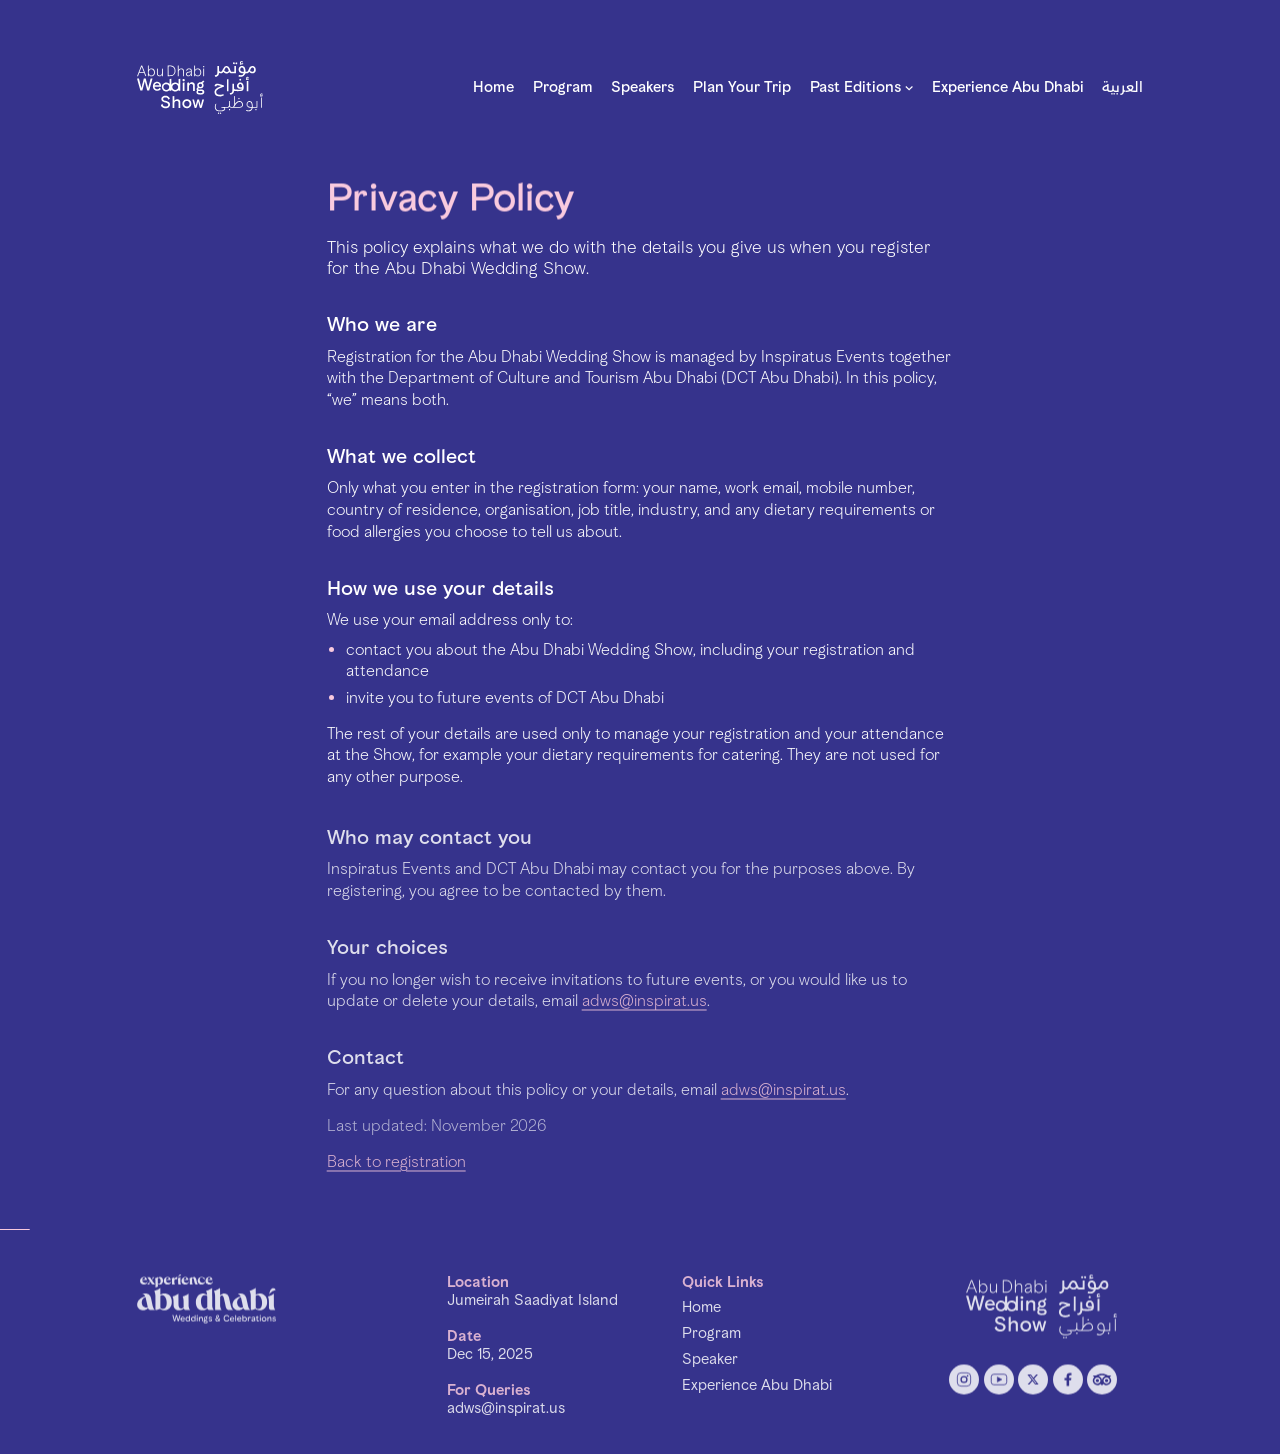
<file: abu-dhabi-wedding-show/privacy-policy.html>
<!doctype html>
<html lang="en">
<head>
  <meta charset="utf-8">
  <meta name="viewport" content="width=device-width, initial-scale=1, viewport-fit=cover">
  <title>Privacy Policy | Abu Dhabi Wedding Show</title>
  <meta name="description" content="How the details you give when registering for the Abu Dhabi Wedding Show are used.">
  <meta name="theme-color" content="#36338c">
  <link rel="icon" href="assets/favicon-32.png" sizes="32x32" type="image/png">
  <link rel="icon" href="assets/favicon.svg" type="image/svg+xml">
  <link rel="apple-touch-icon" href="assets/apple-touch-icon.png">
  <link rel="preload" href="assets/fonts/AbuDhabiBasis-Light.woff2" as="font" type="font/woff2" crossorigin>
  <link rel="preload" href="assets/fonts/AbuDhabiBasis-Medium.woff2" as="font" type="font/woff2" crossorigin>
  <link rel="stylesheet" href="assets/css/main.css">
  <script>document.documentElement.classList.add('js');setTimeout(function(){document.documentElement.classList.add('curtain-timeout')},3500);</script>
</head>
<body>
  <div class="curtain" aria-hidden="true"><div class="curtain__panel curtain__panel--pink"></div><div class="curtain__panel curtain__panel--purple"></div></div>
  <a class="skip-link" href="#main">Skip to content</a>
  <header class="site-header wrap">
    <a class="logo" href="index.html" aria-label="Abu Dhabi Wedding Show, home"><img src="assets/svg/logo-adws.svg" alt="Abu Dhabi Wedding Show" width="190" height="79"></a>
    <button class="menu-toggle" aria-expanded="false" aria-controls="site-nav" aria-label="Open menu">
      <svg class="menu-toggle__icon menu-toggle__icon--open" viewBox="0 0 48 48" aria-hidden="true"><circle cx="24" cy="24" r="22" fill="none" stroke="currentColor" stroke-width="2"/><path d="M10 19h28M10 29h28" fill="none" stroke="currentColor" stroke-width="2"/></svg>
      <svg class="menu-toggle__icon menu-toggle__icon--close" viewBox="0 0 48 48" aria-hidden="true"><circle cx="24" cy="24" r="22" fill="none" stroke="currentColor" stroke-width="2"/><path d="M14.1 14.1l19.8 19.8M33.9 14.1L14.1 33.9" fill="none" stroke="currentColor" stroke-width="2"/></svg>
    </button>
    <nav class="nav" id="site-nav" aria-label="Main">
      <ul>
        <li><a href="index.html">Home</a></li>
        <li><a href="#">Program</a></li>
        <li><a href="#">Speakers</a></li>
        <li><a href="#">Plan Your Trip</a></li>
        <li class="has-sub">
          <button aria-expanded="false" aria-haspopup="true">Past Editions <svg class="chev" viewBox="0 0 10 6" aria-hidden="true"><path d="M1 1l4 4 4-4" fill="none" stroke="currentColor" stroke-width="1.4"/></svg></button>
          <div class="submenu"><a href="2025-edition.html">2025 Edition</a><a href="https://adweddingshow.ae/2024-edition">2024 Edition</a><a href="https://adweddingshow.ae/2023-edition">2023 Edition</a></div>
        </li>
        <li><a href="https://visitabudhabi.ae/en" target="_blank" rel="noopener">Experience Abu Dhabi</a></li>
        <li><a class="nav__lang" href="#" lang="ar" hreflang="ar">العربية</a></li>
      </ul>
    </nav>
  </header>
  <main id="main">
    <section class="reg policy wrap">
      <div class="reg__inner">
        <h1 class="display">Privacy Policy</h1>
        <div class="body">
          <p>This policy explains what we do with the details you give us when you register for the Abu Dhabi Wedding Show.</p>
        </div>

        <h2>Who we are</h2>
        <div class="body">
          <p>Registration for the Abu Dhabi Wedding Show is managed by Inspiratus Events together with the Department of Culture and Tourism Abu Dhabi (DCT Abu Dhabi). In this policy, “we” means both.</p>
        </div>

        <h2>What we collect</h2>
        <div class="body">
          <p>Only what you enter in the registration form: your name, work email, mobile number, country of residence, organisation, job title, industry, and any dietary requirements or food allergies you choose to tell us about.</p>
        </div>

        <h2>How we use your details</h2>
        <div class="body">
          <p>We use your email address only to:</p>
          <ul>
            <li>contact you about the Abu Dhabi Wedding Show, including your registration and attendance</li>
            <li>invite you to future events of DCT Abu Dhabi</li>
          </ul>
          <p>The rest of your details are used only to manage your registration and your attendance at the Show, for example your dietary requirements for catering. They are not used for any other purpose.</p>
        </div>

        <h2>Who may contact you</h2>
        <div class="body">
          <p>Inspiratus Events and DCT Abu Dhabi may contact you for the purposes above. By registering, you agree to be contacted by them.</p>
        </div>

        <h2>Your choices</h2>
        <div class="body">
          <p>If you no longer wish to receive invitations to future events, or you would like us to update or delete your details, email <a href="mailto:adws@inspirat.us">adws@inspirat.us</a>.</p>
        </div>

        <h2>Contact</h2>
        <div class="body">
          <p>For any question about this policy or your details, email <a href="mailto:adws@inspirat.us">adws@inspirat.us</a>.</p>
          <p class="policy__date">Last updated: November 2026</p>
          <p><a href="registration.html">Back to registration</a></p>
        </div>
      </div>
    </section>
  </main>
  <footer class="site-footer">
    <div class="wrap footer__grid">
      <a class="footer__logo footer__logo--exp" href="https://visitabudhabi.ae" rel="noopener"><img src="assets/svg/logo-experience-abu-dhabi.svg" alt="Experience Abu Dhabi, Weddings &amp; Celebrations" width="208" height="90" loading="lazy"></a>
      <dl class="footer__info">
        <dt>Location</dt><dd>Jumeirah Saadiyat Island</dd>
        <dt>Date</dt><dd>Dec 15, 2025</dd>
        <dt>For Queries</dt><dd><a href="mailto:adws@inspirat.us">adws@inspirat.us</a></dd>
      </dl>
      <div class="footer__links">
        <h2>Quick Links</h2>
        <ul>
          <li><a href="index.html">Home</a></li>
          <li><a href="#">Program</a></li>
          <li><a href="#">Speaker</a></li>
          <li><a href="#">Experience Abu Dhabi</a></li>
        </ul>
      </div>
      <div class="footer__show">
        <a class="footer__logo" href="index.html"><img src="assets/svg/logo-adws.svg" alt="Abu Dhabi Wedding Show" width="227" height="95" loading="lazy"></a>
        <div class="social">
          <a href="https://www.instagram.com/visitabudhabi" target="_blank" rel="noopener" aria-label="Instagram"><img src="assets/svg/icon-instagram.svg" alt="" width="31" height="31"></a>
          <a href="https://www.youtube.com/user/VisitAbuDhabi" target="_blank" rel="noopener" aria-label="YouTube"><img src="assets/svg/icon-youtube.svg" alt="" width="31" height="31"></a>
          <a href="https://x.com/visitabudhabi" target="_blank" rel="noopener" aria-label="X"><img src="assets/svg/icon-x.svg" alt="" width="31" height="31"></a>
          <a href="https://www.facebook.com/visitabudhabi" target="_blank" rel="noopener" aria-label="Facebook"><img src="assets/svg/icon-facebook.svg" alt="" width="31" height="31"></a>
          <a href="https://www.tripadvisor.com/Tourism-g294013-" target="_blank" rel="noopener" aria-label="Tripadvisor"><img src="assets/svg/icon-tripadvisor.svg" alt="" width="31" height="31"></a>
        </div>
      </div>
    </div>
  </footer>
  <dialog class="video-dialog" id="video-dialog"><button class="close" aria-label="Close video">&times;</button><video controls playsinline preload="none"></video></dialog>
  <div class="cursor" aria-hidden="true"><span>Drag</span></div>
  <script src="assets/js/vendor/gsap.min.js" defer></script>
  <script src="assets/js/vendor/ScrollTrigger.min.js" defer></script>
  <script src="assets/js/vendor/SplitText.min.js" defer></script>
  <script src="assets/js/vendor/lenis.min.js" defer></script>
  <script src="assets/js/main.js" defer></script>
</body>
</html>
</file>
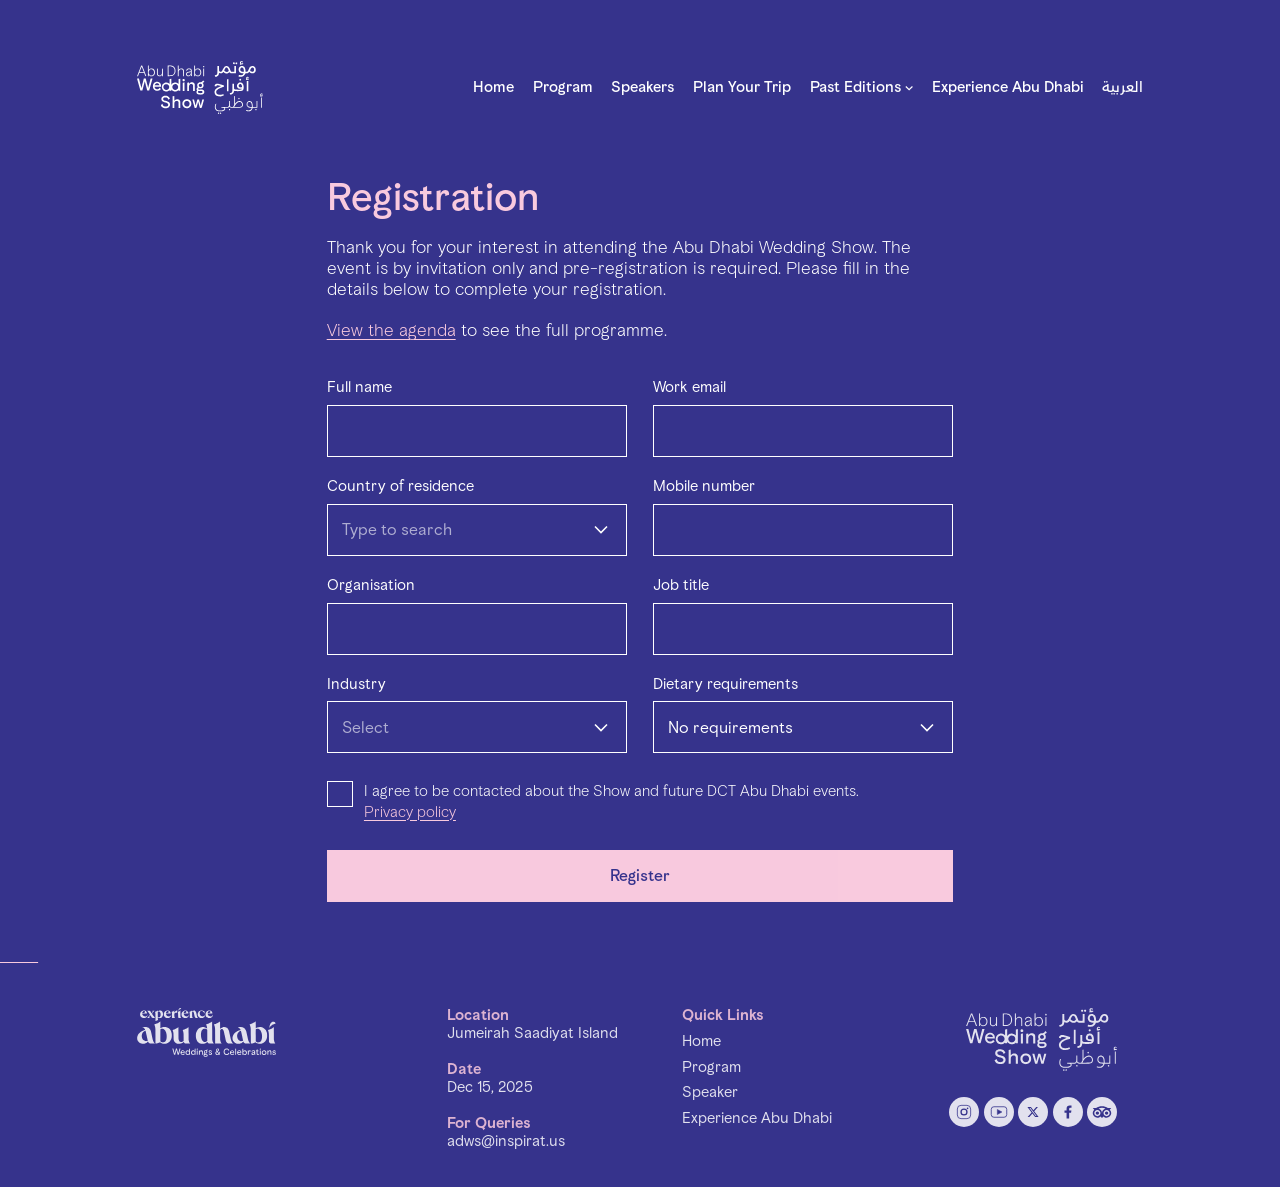
<file: abu-dhabi-wedding-show/registration.html>
<!doctype html>
<html lang="en">
<head>
  <meta charset="utf-8">
  <meta name="viewport" content="width=device-width, initial-scale=1, viewport-fit=cover">
  <title>Registration | Abu Dhabi Wedding Show</title>
  <meta name="description" content="Register for the Abu Dhabi Wedding Show. The event is by invitation only and pre-registration is required.">
  <meta name="theme-color" content="#36338c">
  <link rel="icon" href="assets/favicon-32.png" sizes="32x32" type="image/png">
  <link rel="icon" href="assets/favicon.svg" type="image/svg+xml">
  <link rel="apple-touch-icon" href="assets/apple-touch-icon.png">
  <link rel="preload" href="assets/fonts/AbuDhabiBasis-Light.woff2" as="font" type="font/woff2" crossorigin>
  <link rel="preload" href="assets/fonts/AbuDhabiBasis-Medium.woff2" as="font" type="font/woff2" crossorigin>
  <link rel="stylesheet" href="assets/css/main.css">
  <script>document.documentElement.classList.add('js');setTimeout(function(){document.documentElement.classList.add('curtain-timeout')},3500);</script>
</head>
<body>
  <div class="curtain" aria-hidden="true"><div class="curtain__panel curtain__panel--pink"></div><div class="curtain__panel curtain__panel--purple"></div></div>
  <a class="skip-link" href="#main">Skip to content</a>
  <header class="site-header wrap">
    <a class="logo" href="index.html" aria-label="Abu Dhabi Wedding Show, home"><img src="assets/svg/logo-adws.svg" alt="Abu Dhabi Wedding Show" width="190" height="79"></a>
    <button class="menu-toggle" aria-expanded="false" aria-controls="site-nav" aria-label="Open menu">
      <svg class="menu-toggle__icon menu-toggle__icon--open" viewBox="0 0 48 48" aria-hidden="true"><circle cx="24" cy="24" r="22" fill="none" stroke="currentColor" stroke-width="2"/><path d="M10 19h28M10 29h28" fill="none" stroke="currentColor" stroke-width="2"/></svg>
      <svg class="menu-toggle__icon menu-toggle__icon--close" viewBox="0 0 48 48" aria-hidden="true"><circle cx="24" cy="24" r="22" fill="none" stroke="currentColor" stroke-width="2"/><path d="M14.1 14.1l19.8 19.8M33.9 14.1L14.1 33.9" fill="none" stroke="currentColor" stroke-width="2"/></svg>
    </button>
    <nav class="nav" id="site-nav" aria-label="Main">
      <ul>
        <li><a href="index.html">Home</a></li>
        <li><a href="#">Program</a></li>
        <li><a href="#">Speakers</a></li>
        <li><a href="#">Plan Your Trip</a></li>
        <li class="has-sub">
          <button aria-expanded="false" aria-haspopup="true">Past Editions <svg class="chev" viewBox="0 0 10 6" aria-hidden="true"><path d="M1 1l4 4 4-4" fill="none" stroke="currentColor" stroke-width="1.4"/></svg></button>
          <div class="submenu"><a href="2025-edition.html">2025 Edition</a><a href="https://adweddingshow.ae/2024-edition">2024 Edition</a><a href="https://adweddingshow.ae/2023-edition">2023 Edition</a></div>
        </li>
        <li><a href="https://visitabudhabi.ae/en" target="_blank" rel="noopener">Experience Abu Dhabi</a></li>
        <li><a class="nav__lang" href="#" lang="ar" hreflang="ar">العربية</a></li>
      </ul>
    </nav>
  </header>
  <main id="main">
    <section class="reg wrap">
      <div class="reg__inner">
        <div class="reg__intro">
          <h1 class="display">Registration</h1>
          <div class="body">
            <p>Thank you for your interest in attending the Abu Dhabi Wedding Show. The event is by invitation only and pre-registration is required. Please fill in the details below to complete your registration.</p>
            <p><a href="#">View the agenda</a> to see the full programme.</p>
          </div>
        </div>
        <!-- Laravel: add @csrf inside the form, print old() values and validation messages (see README), remove data-demo -->
        <form class="reg__form" id="register" action="https://adweddingshow.ae/store-register" method="post" data-register data-demo>
          <div class="form__summary" role="alert" hidden><p class="form__summary-title"></p></div>
          <div class="form__grid">
          <div class="field" data-field="name">
            <label class="field__label" for="f-name">Full name</label>
            <div class="field__control"><input class="field__input" id="f-name" name="name" type="text" required aria-describedby="e-name" autocomplete="name" autocapitalize="words" spellcheck="false" maxlength="120"></div>
            <p class="field__error" id="e-name" hidden></p>
          </div>
          <div class="field" data-field="email">
            <label class="field__label" for="f-email">Work email</label>
            <div class="field__control"><input class="field__input" id="f-email" name="email" type="email" required aria-describedby="e-email" autocomplete="email" inputmode="email" autocapitalize="none" spellcheck="false" maxlength="160"></div>
            <p class="field__error" id="e-email" hidden></p>
          </div>
          <div class="field" data-field="country">
            <label class="field__label" for="f-country">Country of residence</label>
            <div class="field__control combo">
              <select class="field__input field__select" id="f-country" name="country" required autocomplete="country-name" aria-describedby="e-country"><option value="">Select your country</option><option value="235" data-iso="AE" data-dial="971" data-alt="UAE|Emirates|Dubai|Abu Dhabi" data-pin>United Arab Emirates</option><option value="8" data-iso="AF" data-dial="93">Afghanistan</option><option value="9" data-iso="AX" data-dial="358" data-alt="Aland Islands">Åland Islands</option><option value="10" data-iso="AL" data-dial="355">Albania</option><option value="11" data-iso="DZ" data-dial="213">Algeria</option><option value="12" data-iso="AS" data-dial="1">American Samoa</option><option value="13" data-iso="AD" data-dial="376">Andorra</option><option value="14" data-iso="AO" data-dial="244">Angola</option><option value="15" data-iso="AI" data-dial="1">Anguilla</option><option value="16" data-iso="AQ" data-dial="672">Antarctica</option><option value="17" data-iso="AG" data-dial="1">Antigua and Barbuda</option><option value="18" data-iso="AR" data-dial="54">Argentina</option><option value="19" data-iso="AM" data-dial="374">Armenia</option><option value="20" data-iso="AW" data-dial="297">Aruba</option><option value="21" data-iso="AU" data-dial="61">Australia</option><option value="22" data-iso="AT" data-dial="43">Austria</option><option value="23" data-iso="AZ" data-dial="994">Azerbaijan</option><option value="24" data-iso="BS" data-dial="1">Bahamas</option><option value="25" data-iso="BH" data-dial="973">Bahrain</option><option value="26" data-iso="BD" data-dial="880">Bangladesh</option><option value="27" data-iso="BB" data-dial="1">Barbados</option><option value="28" data-iso="BY" data-dial="375">Belarus</option><option value="29" data-iso="BE" data-dial="32">Belgium</option><option value="30" data-iso="BZ" data-dial="501">Belize</option><option value="31" data-iso="BJ" data-dial="229">Benin</option><option value="32" data-iso="BM" data-dial="1">Bermuda</option><option value="33" data-iso="BT" data-dial="975">Bhutan</option><option value="34" data-iso="BO" data-dial="591">Bolivia</option><option value="35" data-iso="BA" data-dial="387" data-alt="Bosnia">Bosnia and Herzegovina</option><option value="36" data-iso="BW" data-dial="267">Botswana</option><option value="37" data-iso="BR" data-dial="55">Brazil</option><option value="38" data-iso="IO" data-dial="246">British Indian Ocean Territory</option><option value="242" data-iso="VG" data-dial="1">British Virgin Islands</option><option value="39" data-iso="BN" data-dial="673">Brunei</option><option value="40" data-iso="BG" data-dial="359">Bulgaria</option><option value="41" data-iso="BF" data-dial="226">Burkina Faso</option><option value="42" data-iso="BI" data-dial="257">Burundi</option><option value="43" data-iso="KH" data-dial="855">Cambodia</option><option value="44" data-iso="CM" data-dial="237">Cameroon</option><option value="45" data-iso="CA" data-dial="1">Canada</option><option value="46" data-iso="CV" data-dial="238" data-alt="Cabo Verde">Cape Verde</option><option value="47" data-iso="KY" data-dial="1">Cayman Islands</option><option value="48" data-iso="CF" data-dial="236">Central African Republic</option><option value="49" data-iso="TD" data-dial="235">Chad</option><option value="50" data-iso="CL" data-dial="56">Chile</option><option value="51" data-iso="CN" data-dial="86" data-alt="PRC">China</option><option value="52" data-iso="CX" data-dial="61">Christmas Island</option><option value="53" data-iso="CC" data-dial="61">Cocos (Keeling) Islands</option><option value="54" data-iso="CO" data-dial="57">Colombia</option><option value="55" data-iso="KM" data-dial="269">Comoros</option><option value="56" data-iso="CG" data-dial="242" data-alt="Republic of the Congo|Brazzaville">Congo</option><option value="58" data-iso="CK" data-dial="682">Cook Islands</option><option value="59" data-iso="CR" data-dial="506">Costa Rica</option><option value="60" data-iso="CI" data-dial="225" data-alt="Ivory Coast|Cote d'Ivoire">Côte d’Ivoire</option><option value="61" data-iso="HR" data-dial="385">Croatia</option><option value="62" data-iso="CU" data-dial="53">Cuba</option><option value="63" data-iso="CY" data-dial="357">Cyprus</option><option value="64" data-iso="CZ" data-dial="420" data-alt="Czech Republic">Czechia</option><option value="65" data-iso="DK" data-dial="45">Denmark</option><option value="66" data-iso="DJ" data-dial="253">Djibouti</option><option value="67" data-iso="DM" data-dial="1">Dominica</option><option value="68" data-iso="DO" data-dial="1">Dominican Republic</option><option value="57" data-iso="CD" data-dial="243" data-alt="Democratic Republic of the Congo|DRC|Kinshasa">DR Congo</option><option value="69" data-iso="EC" data-dial="593">Ecuador</option><option value="70" data-iso="EG" data-dial="20">Egypt</option><option value="71" data-iso="SV" data-dial="503">El Salvador</option><option value="72" data-iso="GQ" data-dial="240">Equatorial Guinea</option><option value="73" data-iso="ER" data-dial="291">Eritrea</option><option value="74" data-iso="EE" data-dial="372">Estonia</option><option value="215" data-iso="SZ" data-dial="268" data-alt="Swaziland">Eswatini</option><option value="75" data-iso="ET" data-dial="251">Ethiopia</option><option value="76" data-iso="FK" data-dial="500">Falkland Islands</option><option value="77" data-iso="FO" data-dial="298">Faroe Islands</option><option value="78" data-iso="FJ" data-dial="679">Fiji</option><option value="79" data-iso="FI" data-dial="358">Finland</option><option value="80" data-iso="FR" data-dial="33">France</option><option value="81" data-iso="GF" data-dial="594">French Guiana</option><option value="82" data-iso="PF" data-dial="689">French Polynesia</option><option value="83" data-iso="GA" data-dial="241">Gabon</option><option value="84" data-iso="GM" data-dial="220">Gambia</option><option value="85" data-iso="GE" data-dial="995">Georgia</option><option value="86" data-iso="DE" data-dial="49" data-alt="Deutschland">Germany</option><option value="87" data-iso="GH" data-dial="233">Ghana</option><option value="88" data-iso="GI" data-dial="350">Gibraltar</option><option value="89" data-iso="GR" data-dial="30">Greece</option><option value="90" data-iso="GL" data-dial="299">Greenland</option><option value="91" data-iso="GD" data-dial="1">Grenada</option><option value="92" data-iso="GP" data-dial="590">Guadeloupe</option><option value="93" data-iso="GU" data-dial="1">Guam</option><option value="94" data-iso="GT" data-dial="502">Guatemala</option><option value="95" data-iso="GG" data-dial="44">Guernsey</option><option value="96" data-iso="GN" data-dial="224">Guinea</option><option value="97" data-iso="GW" data-dial="245">Guinea-Bissau</option><option value="98" data-iso="GY" data-dial="592">Guyana</option><option value="99" data-iso="HT" data-dial="509">Haiti</option><option value="101" data-iso="HN" data-dial="504">Honduras</option><option value="102" data-iso="HK" data-dial="852" data-alt="Hong Kong SAR">Hong Kong</option><option value="103" data-iso="HU" data-dial="36">Hungary</option><option value="104" data-iso="IS" data-dial="354">Iceland</option><option value="105" data-iso="IN" data-dial="91">India</option><option value="106" data-iso="ID" data-dial="62">Indonesia</option><option value="107" data-iso="IR" data-dial="98" data-alt="Islamic Republic of Iran">Iran</option><option value="108" data-iso="IQ" data-dial="964">Iraq</option><option value="109" data-iso="IE" data-dial="353">Ireland</option><option value="110" data-iso="IM" data-dial="44">Isle of Man</option><option value="111" data-iso="IL" data-dial="972">Israel</option><option value="112" data-iso="IT" data-dial="39">Italy</option><option value="113" data-iso="JM" data-dial="1">Jamaica</option><option value="114" data-iso="JP" data-dial="81">Japan</option><option value="115" data-iso="JE" data-dial="44">Jersey</option><option value="116" data-iso="JO" data-dial="962">Jordan</option><option value="117" data-iso="KZ" data-dial="7">Kazakhstan</option><option value="118" data-iso="KE" data-dial="254">Kenya</option><option value="119" data-iso="KI" data-dial="686">Kiribati</option><option value="122" data-iso="KW" data-dial="965">Kuwait</option><option value="123" data-iso="KG" data-dial="996">Kyrgyzstan</option><option value="124" data-iso="LA" data-dial="856" data-alt="Lao">Laos</option><option value="125" data-iso="LV" data-dial="371">Latvia</option><option value="126" data-iso="LB" data-dial="961">Lebanon</option><option value="127" data-iso="LS" data-dial="266">Lesotho</option><option value="128" data-iso="LR" data-dial="231">Liberia</option><option value="129" data-iso="LY" data-dial="218">Libya</option><option value="130" data-iso="LI" data-dial="423">Liechtenstein</option><option value="131" data-iso="LT" data-dial="370">Lithuania</option><option value="132" data-iso="LU" data-dial="352">Luxembourg</option><option value="133" data-iso="MO" data-dial="853" data-alt="Macau">Macao</option><option value="135" data-iso="MG" data-dial="261">Madagascar</option><option value="136" data-iso="MW" data-dial="265">Malawi</option><option value="137" data-iso="MY" data-dial="60">Malaysia</option><option value="138" data-iso="MV" data-dial="960">Maldives</option><option value="139" data-iso="ML" data-dial="223">Mali</option><option value="140" data-iso="MT" data-dial="356">Malta</option><option value="141" data-iso="MH" data-dial="692">Marshall Islands</option><option value="142" data-iso="MQ" data-dial="596">Martinique</option><option value="143" data-iso="MR" data-dial="222">Mauritania</option><option value="144" data-iso="MU" data-dial="230">Mauritius</option><option value="145" data-iso="YT" data-dial="262">Mayotte</option><option value="146" data-iso="MX" data-dial="52">Mexico</option><option value="147" data-iso="FM" data-dial="691">Micronesia</option><option value="148" data-iso="MD" data-dial="373">Moldova</option><option value="149" data-iso="MC" data-dial="377">Monaco</option><option value="150" data-iso="MN" data-dial="976">Mongolia</option><option value="151" data-iso="ME" data-dial="382">Montenegro</option><option value="152" data-iso="MS" data-dial="1">Montserrat</option><option value="153" data-iso="MA" data-dial="212">Morocco</option><option value="154" data-iso="MZ" data-dial="258">Mozambique</option><option value="155" data-iso="MM" data-dial="95" data-alt="Burma">Myanmar</option><option value="156" data-iso="NA" data-dial="264">Namibia</option><option value="157" data-iso="NR" data-dial="674">Nauru</option><option value="158" data-iso="NP" data-dial="977">Nepal</option><option value="159" data-iso="NL" data-dial="31" data-alt="Holland">Netherlands</option><option value="160" data-iso="AN" data-dial="599">Netherlands Antilles</option><option value="161" data-iso="NC" data-dial="687">New Caledonia</option><option value="162" data-iso="NZ" data-dial="64" data-alt="Aotearoa">New Zealand</option><option value="163" data-iso="NI" data-dial="505">Nicaragua</option><option value="164" data-iso="NE" data-dial="227">Niger</option><option value="165" data-iso="NG" data-dial="234">Nigeria</option><option value="166" data-iso="NU" data-dial="683">Niue</option><option value="167" data-iso="NF" data-dial="672">Norfolk Island</option><option value="120" data-iso="KP" data-dial="850" data-alt="DPRK">North Korea</option><option value="134" data-iso="MK" data-dial="389" data-alt="Macedonia">North Macedonia</option><option value="168" data-iso="MP" data-dial="1">Northern Mariana Islands</option><option value="169" data-iso="NO" data-dial="47">Norway</option><option value="170" data-iso="OM" data-dial="968" data-alt="Sultanate of Oman">Oman</option><option value="171" data-iso="PK" data-dial="92">Pakistan</option><option value="172" data-iso="PW" data-dial="680">Palau</option><option value="173" data-iso="PS" data-dial="970" data-alt="Palestinian Territories">Palestine</option><option value="174" data-iso="PA" data-dial="507">Panama</option><option value="175" data-iso="PG" data-dial="675">Papua New Guinea</option><option value="176" data-iso="PY" data-dial="595">Paraguay</option><option value="177" data-iso="PE" data-dial="51">Peru</option><option value="178" data-iso="PH" data-dial="63">Philippines</option><option value="179" data-iso="PN" data-dial="64">Pitcairn Islands</option><option value="180" data-iso="PL" data-dial="48">Poland</option><option value="181" data-iso="PT" data-dial="351">Portugal</option><option value="182" data-iso="PR" data-dial="1">Puerto Rico</option><option value="183" data-iso="QA" data-dial="974" data-alt="State of Qatar">Qatar</option><option value="187" data-iso="RE" data-dial="262" data-alt="Reunion">Réunion</option><option value="184" data-iso="RO" data-dial="40">Romania</option><option value="185" data-iso="RU" data-dial="7" data-alt="Russian Federation">Russia</option><option value="186" data-iso="RW" data-dial="250">Rwanda</option><option value="188" data-iso="BL" data-dial="590" data-alt="Saint Barthelemy|St Barts">Saint Barthélemy</option><option value="189" data-iso="SH" data-dial="290">Saint Helena</option><option value="190" data-iso="KN" data-dial="1" data-alt="St Kitts">Saint Kitts and Nevis</option><option value="191" data-iso="LC" data-dial="1" data-alt="St Lucia">Saint Lucia</option><option value="192" data-iso="MF" data-dial="590">Saint Martin</option><option value="193" data-iso="PM" data-dial="508">Saint Pierre and Miquelon</option><option value="194" data-iso="VC" data-dial="1" data-alt="St Vincent">Saint Vincent and the Grenadines</option><option value="195" data-iso="WS" data-dial="685">Samoa</option><option value="196" data-iso="SM" data-dial="378">San Marino</option><option value="197" data-iso="ST" data-dial="239" data-alt="Sao Tome and Principe">São Tomé and Príncipe</option><option value="198" data-iso="SA" data-dial="966" data-alt="KSA">Saudi Arabia</option><option value="199" data-iso="SN" data-dial="221">Senegal</option><option value="200" data-iso="RS" data-dial="381">Serbia</option><option value="201" data-iso="SC" data-dial="248">Seychelles</option><option value="202" data-iso="SL" data-dial="232">Sierra Leone</option><option value="203" data-iso="SG" data-dial="65">Singapore</option><option value="204" data-iso="SK" data-dial="421">Slovakia</option><option value="205" data-iso="SI" data-dial="386">Slovenia</option><option value="206" data-iso="SB" data-dial="677">Solomon Islands</option><option value="207" data-iso="SO" data-dial="252">Somalia</option><option value="208" data-iso="ZA" data-dial="27">South Africa</option><option value="209" data-iso="GS" data-dial="500">South Georgia and the South Sandwich Islands</option><option value="121" data-iso="KR" data-dial="82" data-alt="Korea|Republic of Korea">South Korea</option><option value="210" data-iso="ES" data-dial="34" data-alt="Espana">Spain</option><option value="211" data-iso="LK" data-dial="94">Sri Lanka</option><option value="212" data-iso="SD" data-dial="249">Sudan</option><option value="213" data-iso="SR" data-dial="597">Suriname</option><option value="214" data-iso="SJ" data-dial="47">Svalbard and Jan Mayen</option><option value="216" data-iso="SE" data-dial="46">Sweden</option><option value="217" data-iso="CH" data-dial="41" data-alt="Suisse|Schweiz">Switzerland</option><option value="218" data-iso="SY" data-dial="963" data-alt="Syrian Arab Republic">Syria</option><option value="219" data-iso="TW" data-dial="886">Taiwan</option><option value="220" data-iso="TJ" data-dial="992">Tajikistan</option><option value="221" data-iso="TZ" data-dial="255">Tanzania</option><option value="222" data-iso="TH" data-dial="66">Thailand</option><option value="223" data-iso="TL" data-dial="670" data-alt="East Timor">Timor-Leste</option><option value="224" data-iso="TG" data-dial="228">Togo</option><option value="225" data-iso="TK" data-dial="690">Tokelau</option><option value="226" data-iso="TO" data-dial="676">Tonga</option><option value="227" data-iso="TT" data-dial="1" data-alt="Trinidad">Trinidad and Tobago</option><option value="228" data-iso="TN" data-dial="216">Tunisia</option><option value="229" data-iso="TR" data-dial="90" data-alt="Turkey|Turkiye">Türkiye</option><option value="230" data-iso="TM" data-dial="993">Turkmenistan</option><option value="231" data-iso="TC" data-dial="1">Turks and Caicos Islands</option><option value="232" data-iso="TV" data-dial="688">Tuvalu</option><option value="243" data-iso="VI" data-dial="1">U.S. Virgin Islands</option><option value="233" data-iso="UG" data-dial="256">Uganda</option><option value="234" data-iso="UA" data-dial="380">Ukraine</option><option value="236" data-iso="GB" data-dial="44" data-alt="UK|Britain|Great Britain|England|Scotland|Wales">United Kingdom</option><option value="237" data-iso="US" data-dial="1" data-alt="USA|US|America|United States of America">United States</option><option value="238" data-iso="UY" data-dial="598">Uruguay</option><option value="239" data-iso="UZ" data-dial="998">Uzbekistan</option><option value="240" data-iso="VU" data-dial="678">Vanuatu</option><option value="100" data-iso="VA" data-dial="39" data-alt="Holy See">Vatican City</option><option value="241" data-iso="VN" data-dial="84">Vietnam</option><option value="244" data-iso="WF" data-dial="681">Wallis and Futuna</option><option value="245" data-iso="YE" data-dial="967">Yemen</option><option value="246" data-iso="ZM" data-dial="260">Zambia</option><option value="247" data-iso="ZW" data-dial="263">Zimbabwe</option></select>
            </div>
            <p class="field__error" id="e-country" hidden></p>
          </div>
          <div class="field" data-field="mobile">
            <label class="field__label" for="f-mobile">Mobile number</label>
            <div class="field__control"><input class="field__input" id="f-mobile" name="mobile" type="tel" required aria-describedby="e-mobile" autocomplete="tel" inputmode="tel" maxlength="24"></div>
            <p class="field__error" id="e-mobile" hidden></p>
          </div>
          <div class="field" data-field="organization">
            <label class="field__label" for="f-organization">Organisation</label>
            <div class="field__control"><input class="field__input" id="f-organization" name="organization" type="text" required aria-describedby="e-organization" autocomplete="organization" maxlength="160"></div>
            <p class="field__error" id="e-organization" hidden></p>
          </div>
          <div class="field" data-field="designation">
            <label class="field__label" for="f-designation">Job title</label>
            <div class="field__control"><input class="field__input" id="f-designation" name="designation" type="text" required aria-describedby="e-designation" autocomplete="organization-title" maxlength="120"></div>
            <p class="field__error" id="e-designation" hidden></p>
          </div>
          <div class="field" data-field="industry[]">
            <label class="field__label" for="f-industry">Industry</label>
            <div class="field__control combo">
              <select class="field__input field__select" id="f-industry" name="industry[]" required aria-describedby="e-industry"><option value="">Select</option><option value="Airline">Airline</option><option value="Attraction">Attraction</option><option value="DMC">DMC</option><option value="Entertainment">Entertainment</option><option value="Events vendors">Event vendor</option><option value="Exhibition &amp; Events">Exhibitions &amp; events</option><option value="Government">Government</option><option value="Hotel">Hotel</option><option value="Media">Media</option><option value="Wedding planning">Wedding planning</option><option value="Other">Other</option></select>
            </div>
            <p class="field__error" id="e-industry" hidden></p>
          </div>
          <div class="field" data-field="dietary">
            <label class="field__label" for="f-dietary">Dietary requirements</label>
            <div class="field__control combo">
              <select class="field__input field__select" id="f-dietary" name="dietary" required aria-describedby="e-dietary"><option value="N/A" selected>No requirements</option><option value="Vegetarian">Vegetarian</option><option value="Vegan">Vegan</option><option value="Gluten-free">Gluten-free</option><option value="Lactose-intolerance">Lactose-free</option><option value="Kosher">Kosher</option><option value="Food allergies">Food allergies</option></select>
            </div>
            <p class="field__error" id="e-dietary" hidden></p>
          </div>
          <div class="field field--wide" data-field="about_food_allergies" data-reveal>
            <label class="field__label" for="f-allergies"><span data-allergy-label>Allergies or anything else our kitchen should know</span> <span class="field__opt">(optional)</span></label>
            <div class="field__control"><input class="field__input" id="f-allergies" name="about_food_allergies" type="text" aria-describedby="e-allergies" autocomplete="off" maxlength="200"></div>
            <p class="field__error" id="e-allergies" hidden></p>
          </div>
          </div>
          <div class="field field--consent" data-field="consent">
            <label class="check"><input type="checkbox" name="consent" value="1" required aria-describedby="e-consent"><span class="check__box" aria-hidden="true"></span><span>I agree to be contacted about the Show and future DCT Abu Dhabi events. <a href="privacy-policy.html" target="_blank" rel="noopener">Privacy policy</a></span></label>
            <p class="field__error" id="e-consent" hidden></p>
          </div>
          <div class="hp" aria-hidden="true"><label>Leave this field empty <input type="text" name="website" tabindex="-1" autocomplete="off"></label></div>
          <button class="form__submit" type="submit"><span class="form__submit-label" data-label="Register" data-busy="Sending">Register</span><span class="form__spinner" aria-hidden="true"></span></button>
        </form>
        <div class="reg__done" id="registered" tabindex="-1" hidden>
          <p class="reg__done-title">Thank you<span data-first-name></span>.</p>
          <p class="reg__done-text">We have received your registration. Our team will be in touch<span data-email-line> at <b data-email></b></span> with everything you need before the Show.</p>
          <p class="reg__done-actions"><a class="reg__done-link" href="index.html">Back to home</a></p>
        </div>
      </div>
    </section>
  </main>
  <footer class="site-footer">
    <div class="wrap footer__grid">
      <a class="footer__logo footer__logo--exp" href="https://visitabudhabi.ae" rel="noopener"><img src="assets/svg/logo-experience-abu-dhabi.svg" alt="Experience Abu Dhabi, Weddings &amp; Celebrations" width="208" height="90" loading="lazy"></a>
      <dl class="footer__info">
        <dt>Location</dt><dd>Jumeirah Saadiyat Island</dd>
        <dt>Date</dt><dd>Dec 15, 2025</dd>
        <dt>For Queries</dt><dd><a href="mailto:adws@inspirat.us">adws@inspirat.us</a></dd>
      </dl>
      <div class="footer__links">
        <h2>Quick Links</h2>
        <ul>
          <li><a href="index.html">Home</a></li>
          <li><a href="#">Program</a></li>
          <li><a href="#">Speaker</a></li>
          <li><a href="#">Experience Abu Dhabi</a></li>
        </ul>
      </div>
      <div class="footer__show">
        <a class="footer__logo" href="index.html"><img src="assets/svg/logo-adws.svg" alt="Abu Dhabi Wedding Show" width="227" height="95" loading="lazy"></a>
        <div class="social">
          <a href="https://www.instagram.com/visitabudhabi" target="_blank" rel="noopener" aria-label="Instagram"><img src="assets/svg/icon-instagram.svg" alt="" width="31" height="31"></a>
          <a href="https://www.youtube.com/user/VisitAbuDhabi" target="_blank" rel="noopener" aria-label="YouTube"><img src="assets/svg/icon-youtube.svg" alt="" width="31" height="31"></a>
          <a href="https://x.com/visitabudhabi" target="_blank" rel="noopener" aria-label="X"><img src="assets/svg/icon-x.svg" alt="" width="31" height="31"></a>
          <a href="https://www.facebook.com/visitabudhabi" target="_blank" rel="noopener" aria-label="Facebook"><img src="assets/svg/icon-facebook.svg" alt="" width="31" height="31"></a>
          <a href="https://www.tripadvisor.com/Tourism-g294013-" target="_blank" rel="noopener" aria-label="Tripadvisor"><img src="assets/svg/icon-tripadvisor.svg" alt="" width="31" height="31"></a>
        </div>
      </div>
    </div>
  </footer>
  <dialog class="video-dialog" id="video-dialog"><button class="close" aria-label="Close video">&times;</button><video controls playsinline preload="none"></video></dialog>
  <div class="cursor" aria-hidden="true"><span>Drag</span></div>
  <script src="assets/js/vendor/gsap.min.js" defer></script>
  <script src="assets/js/vendor/ScrollTrigger.min.js" defer></script>
  <script src="assets/js/vendor/SplitText.min.js" defer></script>
  <script src="assets/js/vendor/lenis.min.js" defer></script>
  <script src="assets/js/main.js" defer></script>
  <script src="assets/js/vendor/libphonenumber-min.js" defer></script>
  <script src="assets/js/register.js" defer></script>
</body>
</html>
</file>
<file: abu-dhabi-wedding-show/assets/css/main.css>
/* =========================================================================
   Abu Dhabi Wedding Show — responsive build
   Master artboard: 1920 px wide. All fluid values are derived from it:
   vw value = (px at 1920 / 1920) * 100, clamped to a readable minimum
   and to the 1920 maximum so nothing grows past the approved design.

   Motion: GSAP + ScrollTrigger + SplitText (text masks) and Lenis smooth
   scroll, all in assets/js. Without JS, or with "reduce motion" on, the
   site renders fully static: nothing here hides content by default.
   ========================================================================= */

@font-face { font-family: "Abu Dhabi Basis"; src: url("../fonts/AbuDhabiBasis-Light.woff2") format("woff2"); font-weight: 300; font-style: normal; font-display: swap; }
@font-face { font-family: "Abu Dhabi Basis"; src: url("../fonts/AbuDhabiBasis-Regular.woff2") format("woff2"); font-weight: 400; font-style: normal; font-display: swap; }
@font-face { font-family: "Abu Dhabi Basis"; src: url("../fonts/AbuDhabiBasis-Medium.woff2") format("woff2"); font-weight: 500; font-style: normal; font-display: swap; }
@font-face { font-family: "Abu Dhabi Basis"; src: url("../fonts/AbuDhabiBasis-Bold.woff2") format("woff2"); font-weight: 700; font-style: normal; font-display: swap; }

:root {
  /* Colour (sampled from the artboard) */
  --purple: #36338c;
  --pink: #f9cade;
  --white: #ffffff;
  --ink: #151537;
  --placeholder: #636566;

  /* Content column: 1510 px inside 205 px margins at 1920.
     Expressed in % so it is relative to the section, not the scrollbar. */
  --gutter: max(10.677%, calc((100% - 1510px) / 2));

  /* --u = one artboard pixel. The artboard is a 1920x1080 screen, so the unit follows
     whichever is tighter, width or height. A screen-sized section therefore always fits
     one screen, on wide monitors and on short laptop windows alike. */
  --u: min(100vw / 1920, 100svh / 1080);

  /* Type scale (px at 1920x1080, minimum on small screens) */
  --fs-nav: clamp(15px, calc(20 * var(--u)), 20px);
  --fs-eyebrow: clamp(17px, calc(38 * var(--u)), 38px);      /* ABOUT / PARTNERS, Bold caps */
  --fs-kicker: clamp(20px, calc(38.7 * var(--u)), 38.7px);   /* Connect / This is Abu Dhabi, Medium */
  --fs-display: clamp(30px, calc(58 * var(--u)), 58px);      /* Pink headlines, Medium */
  --fs-body: clamp(16px, calc(26 * var(--u)), 26px);         /* Body, Light */
  --fs-title: clamp(26px, calc(48 * var(--u)), 48px);        /* Abu Dhabi Wedding Show 2025 */
  --fs-edition: clamp(17px, calc(31 * var(--u)), 31px);      /* 2025 EDITION label on the 2025 page */
  --fs-edition-list: clamp(17px, calc(27 * var(--u)), 27px); /* 2025 Edition links in the Past Editions card */
  --fs-gallery: clamp(24px, calc(46.3 * var(--u)), 46.3px);  /* B2B Conference */
  --fs-button: clamp(16px, calc(24 * var(--u)), 24px);      /* label: a step above body copy */
  --fs-footer: clamp(15px, calc(22.1 * var(--u)), 22.1px);

  --lh-body: 1.2;

  /* Vertical rhythm */
  --pad-section: clamp(56px, calc(146 * var(--u)), 146px);  /* section top padding (954 → 1100) */
  --space-xl: clamp(56px, 8.5vw, 164px);
  --space-l: clamp(40px, 5.25vw, 101px);
  --space-m: clamp(24px, 3.1vw, 60px);

  --photo-h: clamp(560px, 56.25vw, 1080px);      /* full-bleed photo sections, 1080 at 1920 */

  /* Motion */
  --ease-out: cubic-bezier(.16, 1, .3, 1);       /* expo-ish out */
  --ease-inout: cubic-bezier(.65, 0, .35, 1);
}

@media (max-width: 1279px) { :root { --gutter: 7.5%; } }
@media (max-width: 1023px) { :root { --gutter: 48px; --lh-body: 1.4; } }
@media (max-width: 767px)  { :root { --gutter: 24px; --lh-body: 1.5; } }
@media (max-width: 399px)  { :root { --gutter: 20px; } }

/* ---------- Base ---------- */
*, *::before, *::after { box-sizing: border-box; }
html { -webkit-text-size-adjust: 100%; text-size-adjust: 100%; scroll-behavior: smooth; }
@media (prefers-reduced-motion: reduce) { html { scroll-behavior: auto; } *, *::before, *::after { transition: none !important; animation: none !important; } }
/* Lenis smooth scroll */
html.lenis, html.lenis body { height: auto; }
.lenis.lenis-smooth { scroll-behavior: auto !important; }
.lenis.lenis-smooth [data-lenis-prevent] { overscroll-behavior: contain; }
.lenis.lenis-stopped { overflow: hidden; }
body {
  margin: 0;
  font-family: "Abu Dhabi Basis", "Helvetica Neue", Arial, sans-serif;
  font-weight: 300;
  color: var(--white);
  background: var(--purple);
  -webkit-font-smoothing: antialiased;
  -moz-osx-font-smoothing: grayscale;
  overflow-x: hidden;
}
img { display: block; max-width: 100%; height: auto; }
a { color: inherit; text-decoration: none; }
button { font: inherit; color: inherit; background: none; border: 0; padding: 0; cursor: pointer; }
p { margin: 0; }
h1, h2, h3 { margin: 0; font-weight: 500; }
:focus-visible { outline: 2px solid var(--pink); outline-offset: 4px; }
.sr-only { position: absolute; width: 1px; height: 1px; overflow: hidden; clip: rect(0 0 0 0); white-space: nowrap; }
.skip-link { position: absolute; left: 16px; top: -60px; z-index: 100; padding: 10px 16px; background: var(--pink); color: var(--purple); font-weight: 500; }
.skip-link:focus { top: 16px; }

.wrap { padding-inline: var(--gutter); }

/* ---------- Type roles ---------- */
.eyebrow { font-size: var(--fs-eyebrow); font-weight: 700; letter-spacing: 0.08em; text-transform: uppercase; line-height: 1; }
.kicker { font-size: var(--fs-kicker); font-weight: 500; line-height: 1.15; }
.display { font-size: var(--fs-display); font-weight: 500; line-height: 1.01; color: var(--pink); letter-spacing: -0.003em; }
.body { font-size: var(--fs-body); line-height: var(--lh-body); font-weight: 300; }
.body p + p { margin-top: calc(var(--lh-body) * 1em); }
/* the designer's line break inside a headline (a span so it can be switched off on phones) */
.br { display: block; }
.kicker + .display { margin-top: 0.085em; }
.eyebrow + .kicker, .eyebrow + .display { margin-top: clamp(20px, calc(40 * var(--u)), 40px); }
.display + .body { margin-top: clamp(16px, calc(31 * var(--u)), 31px); }
.balance { text-wrap: balance; }

/* SplitText line masks. The mask must not change the layout, so the breathing room for descenders is
   given by the clip itself (a negative inset) and not by padding: the leading stays exactly as designed.
   The inner line travels 140% to be fully hidden. */
.line-mask { overflow: visible !important; clip-path: inset(-.16em -.12em); }
.line { will-change: transform; }

/* ---------- Page curtain (enter / leave transition) ---------- */
.curtain { position: fixed; inset: 0; z-index: 1000; pointer-events: none; display: none; }
html.js .curtain { display: block; }
html.js.curtain-timeout .curtain, html.js.reduced .curtain { display: none; }
.curtain__panel { position: absolute; inset: -1px 0; }
.curtain__panel--pink { background: var(--pink); }
.curtain__panel--purple { background: var(--purple); }

/* ---------- Custom cursor (mouse only, over the gallery) ----------
   The native cursor is hidden only while the custom one is actually on screen (html.cursor-on),
   so there is never a moment without a pointer. */
.cursor { position: fixed; left: 0; top: 0; z-index: 900; width: 92px; height: 92px; margin: -46px 0 0 -46px; border-radius: 50%; background: var(--pink); color: var(--purple); display: none; align-items: center; justify-content: center; gap: 7px; font-size: 14px; font-weight: 500; letter-spacing: .06em; text-transform: uppercase; pointer-events: none; opacity: 0; visibility: hidden; transform: scale(.4); }
.cursor::before, .cursor::after { content: ""; width: 6px; height: 6px; border: solid currentColor; border-width: 0 0 1.5px 1.5px; transform: rotate(45deg); }
.cursor::after { transform: rotate(-135deg); }
html.fine .cursor { display: flex; }
html.cursor-on [data-cursor], html.cursor-on [data-cursor] * { cursor: none; }

/* ---------- Header ---------- */
.site-header {
  position: fixed; inset: 0 0 auto 0; z-index: 20;
  display: flex; align-items: center; justify-content: space-between; gap: 24px;
  padding-top: clamp(20px, calc(91 * var(--u)), 91px); padding-bottom: 0;
  transition: transform .6s var(--ease-inout), padding .6s var(--ease-inout);
}
/* backdrop lives on a pseudo-element so the header itself never becomes a
   containing block for the fixed mobile menu */
.site-header::before { content: ""; position: absolute; inset: 0; z-index: -1; background: rgba(54,51,140,.82); -webkit-backdrop-filter: blur(16px); backdrop-filter: blur(16px); opacity: 0; transition: opacity .45s ease; }
.site-header.is-scrolled { padding-top: clamp(12px, 1.1vw, 20px); padding-bottom: clamp(12px, 1.1vw, 20px); }
.site-header.is-scrolled::before { opacity: 1; }
.site-header.is-hidden { transform: translateY(-101%); }
.menu-open .site-header { transform: none; }
.menu-open .site-header::before { opacity: 0; }
.logo { display: block; width: clamp(112px, calc(190 * var(--u)), 190px); color: var(--white); transition: width .6s var(--ease-inout); }
.site-header.is-scrolled .logo { width: clamp(96px, 6.6vw, 126px); }
.logo svg, .logo img { width: 100%; height: auto; display: block; }
.nav ul { list-style: none; margin: 0; padding: 0; display: flex; align-items: center; gap: clamp(14px, 1.46vw, 28px); }
.nav a, .nav button { font-size: var(--fs-nav); font-weight: 500; line-height: 1; white-space: nowrap; padding: 8px 0; display: inline-flex; align-items: center; gap: 4px; position: relative; }
.nav a::after { content: ""; position: absolute; left: 0; right: 0; bottom: 2px; height: 1px; background: var(--pink); transform: scaleX(0); transform-origin: right; transition: transform .45s var(--ease-inout); }
.nav a:hover::after, .nav a[aria-current="page"]::after { transform: scaleX(1); transform-origin: left; }
.nav .chev { width: 0.55em; height: 0.55em; margin-top: 0.1em; transition: transform .2s ease; }
.has-sub { position: relative; }
.has-sub.open .chev { transform: rotate(180deg); }
.submenu a { display: block; }
.submenu a::after { display: none; }
/* Past Editions dropdown (desktop). Pink panel the width of the menu item; the item under the pointer, being
   pressed, focused or of the current page turns blue with white Medium type. Sizes are the artboard's at 1920. */
@media (min-width: 1024px) {
  .submenu { position: absolute; top: calc(100% + 3px); left: 0; width: calc(100% + 2px); min-width: max-content; background: var(--pink);
    opacity: 0; visibility: hidden; transform: translateY(6px); transition: opacity .25s ease, transform .35s var(--ease-out), visibility .25s; }
  .submenu::before { content: ""; position: absolute; left: 0; right: 0; bottom: 100%; height: 12px; }   /* keeps it open while the pointer crosses the gap */
  .has-sub:hover .submenu, .has-sub:focus-within .submenu, .has-sub.open .submenu { opacity: 1; visibility: visible; transform: none; }
  .submenu a { position: relative; padding: .536em .714em; font-size: var(--fs-nav); font-weight: 300; letter-spacing: .01em; line-height: 1;
    color: var(--purple); transition: background-color .2s ease, color .2s ease; }
  .submenu a:first-child { padding-top: calc(.536em + 2px); }
  .submenu a:last-child { padding-bottom: calc(.536em + 2px); }
  .submenu a + a::before { content: ""; position: absolute; left: .714em; right: .714em; top: 0; height: 1px; background: rgba(255,255,255,.55); transition: opacity .2s ease; }
  .submenu a:hover, .submenu a:focus-visible, .submenu a:active, .submenu a[aria-current="page"] { background: var(--purple); color: var(--white); font-weight: 500; letter-spacing: 0; }
  /* one blue item at a time: the current page gives way while another item is under the pointer */
  .submenu:hover a[aria-current="page"]:not(:hover) { background: none; color: var(--purple); font-weight: 300; letter-spacing: .01em; }
  /* no rule against a blue item */
  .submenu a:hover::before, .submenu a:hover + a::before, .submenu a:focus-visible::before, .submenu a:focus-visible + a::before,
  .submenu:not(:hover) a[aria-current="page"]::before, .submenu:not(:hover) a[aria-current="page"] + a::before { opacity: 0; }
}

.menu-toggle { display: none; position: relative; z-index: 40; width: 44px; height: 44px; color: var(--white); }
/* icon drawn 15% smaller (37.4 px) inside the 44 px button, so the tap target stays full size */
.menu-toggle__icon { position: absolute; inset: 7.5%; width: 85%; height: 85%; transition: opacity .35s ease, transform .5s var(--ease-out); }
.menu-toggle__icon--close { opacity: 0; transform: rotate(-90deg) scale(.6); }
.menu-open .menu-toggle__icon--open { opacity: 0; transform: rotate(90deg) scale(.6); }
.menu-open .menu-toggle__icon--close { opacity: 1; transform: none; }
.menu-toggle:active { transform: scale(.94); }

@media (max-width: 1023px) {
  .menu-toggle { display: block; margin-right: -3.3px; }   /* keeps the smaller icon's right edge on the page margin */
  .nav {
    position: fixed; inset: 0; z-index: 30; background: var(--purple);
    padding: 120px var(--gutter) 48px; overflow-y: auto;
    opacity: 0; visibility: hidden; transition: opacity .35s ease, visibility .35s;
  }
  .menu-open .nav { opacity: 1; visibility: visible; }
  .menu-open { overflow: hidden; }
  .nav ul { flex-direction: column; align-items: flex-start; gap: 0; }
  .nav li { width: 100%; border-bottom: 1px solid rgba(249,202,222,.3); transform: translateY(14px); opacity: 0; transition: transform .6s var(--ease-out), opacity .5s ease; }
  .menu-open .nav li { transform: none; opacity: 1; }
  .menu-open .nav li:nth-child(1) { transition-delay: .08s; }
  .menu-open .nav li:nth-child(2) { transition-delay: .13s; }
  .menu-open .nav li:nth-child(3) { transition-delay: .18s; }
  .menu-open .nav li:nth-child(4) { transition-delay: .23s; }
  .menu-open .nav li:nth-child(5) { transition-delay: .28s; }
  .menu-open .nav li:nth-child(6) { transition-delay: .33s; }
  .menu-open .nav li:nth-child(7) { transition-delay: .38s; }
  .nav a, .nav button { font-size: clamp(22px, 4.2vw, 30px); padding: 18px 0; width: 100%; justify-content: space-between; }
  .nav a::after, .nav .has-sub > button::after { display: none; }
  .submenu { position: static; margin: 0 0 18px; padding: 6px; opacity: 1; visibility: visible; transform: none; display: none; background: var(--pink); }   /* 6px pink frame so a blue item reads against the blue overlay */
  .has-sub.open .submenu { display: block; }
  .has-sub:hover .submenu { display: none; }
  .has-sub.open:hover .submenu { display: block; }
  .submenu a { position: relative; font-size: clamp(18px, 3.2vw, 22px); font-weight: 300; padding: 14px 12px; color: var(--purple); }
  .submenu a + a::before { content: ""; position: absolute; left: 12px; right: 12px; top: 0; height: 1px; background: rgba(255,255,255,.55); }
  .submenu a:active, .submenu a:focus-visible, .submenu a[aria-current="page"] { background: var(--purple); color: var(--white); font-weight: 500; }
  .submenu a:active::before, .submenu a:active + a::before, .submenu a[aria-current="page"]::before, .submenu a[aria-current="page"] + a::before { opacity: 0; }
  .site-header .logo { position: relative; z-index: 40; }
}

/* ---------- Hero ---------- */
.hero { position: relative; height: clamp(420px, 49.69vw, 954px); overflow: hidden; background: #0d0c26; isolation: isolate; }
/* 120% tall so the parallax can travel without showing edges */
.hero > img { position: absolute; left: 0; top: -10%; width: 100%; height: 120%; object-fit: cover; object-position: var(--hero-pos, 50% 67%); z-index: -2; }
.hero::before { content: ""; position: absolute; inset: 0; z-index: -1; background: linear-gradient(180deg, rgba(10,9,35,.55) 0%, rgba(10,9,35,0) 32%), rgba(10,9,35,.08); }
/* a bright photo (white stage wall behind the menu): a deeper, longer shade at the top so the logo and menu read */
.hero--bright::before { background: linear-gradient(180deg, rgba(10,9,35,.72) 0%, rgba(10,9,35,.5) 14%, rgba(10,9,35,.22) 30%, rgba(10,9,35,0) 46%), rgba(10,9,35,.1); }
.play {
  position: absolute; left: 50%; top: 56.4%; translate: -50% -50%;
  width: clamp(72px, 10.73vw, 206px); aspect-ratio: 1; color: var(--white);
}
.play svg { width: 100%; height: 100%; display: block; filter: drop-shadow(0 2px 12px rgba(0,0,0,.25)); }
html:not(.js) .play:hover, html.reduced .play:hover { scale: 1.05; }
.scroll-hint { position: absolute; left: 50%; bottom: clamp(18px, 2.4vw, 46px); width: 1px; height: clamp(40px, 3.3vw, 64px); margin-left: -.5px; background: rgba(255,255,255,.28); overflow: hidden; z-index: 1; }
.scroll-hint span { position: absolute; left: 0; top: 0; width: 100%; height: 45%; background: var(--pink); animation: hint 2s var(--ease-inout) infinite; }
@keyframes hint { 0% { transform: translateY(-100%); } 65%, 100% { transform: translateY(230%); } }
@media (max-width: 1023px) { .hero { height: clamp(480px, 72svh, 760px); } }
/* Banner film (home): sits over the photo and fades in once it is playing. It fills the banner exactly (no parallax
   travel, unlike the photo), so on desktop only about 6% of the 16:9 frame is lost top and bottom. */
/* 1.2% overscan on every side: the film's end card has a thin black edge along its right and bottom */
.hero__video { position: absolute; left: -1.2%; top: -1.2%; width: 102.4%; height: 102.4%; object-fit: cover; object-position: 50% 50%; z-index: -2; opacity: 0; transition: opacity 1s ease; pointer-events: none; }
.hero__video.is-playing { opacity: 1; }
/* the film runs from dark sea to a pale end card: a steadier shade behind the logo and menu */
.hero--film::before { background: linear-gradient(180deg, rgba(10,9,35,.78) 0%, rgba(10,9,35,.6) 16%, rgba(10,9,35,.28) 32%, rgba(10,9,35,0) 50%), rgba(10,9,35,.06); }
@media (max-width: 767px)  { .display .br, .kicker .br { display: inline; }   /* phones: no forced break. inline, not none: the line animation misreads a hidden element */ .display { text-wrap: balance; } .tier__logos { min-height: 120px; } .hero { height: clamp(520px, 82svh, 760px); } .hero > img { object-position: var(--hero-pos-m, 42% 40%); } }
/* Tablet and phone: the film has titles and a logo across the middle 60% of its width, so a tall banner would cut them.
   The banner takes a 4:3 shape there, which keeps the middle 75% of the frame. */
@media (max-width: 1023px) { .hero.hero--film { height: auto; aspect-ratio: 4 / 3; }
  .hero--film::before { background: linear-gradient(180deg, rgba(10,9,35,.8) 0%, rgba(10,9,35,.64) 24%, rgba(10,9,35,.22) 44%, rgba(10,9,35,0) 62%), rgba(10,9,35,.06); } }

/* Video dialog */
.video-dialog { border: 0; padding: 0; background: #000; width: min(92vw, 1600px); aspect-ratio: 16/9; }
.video-dialog::backdrop { background: rgba(8,7,30,.85); }
.video-dialog video { width: 100%; height: 100%; display: block; }
.video-dialog .close { position: absolute; top: 10px; right: 10px; width: 44px; height: 44px; font-size: 28px; line-height: 44px; color: #fff; z-index: 2; }

/* ---------- About (split) ---------- */
.about { display: grid; grid-template-columns: 57.8125% 1fr; min-height: min(var(--photo-h), 100svh); }
.about__text { background: var(--purple); display: flex; flex-direction: column; justify-content: center;
  padding: max(var(--pad-section), calc(110 * var(--u) + 40px)) clamp(40px, 8.1vw, 155px) calc(80 * var(--u)) var(--gutter);
  padding-left: max(10.677vw, calc((100vw - 1510px) / 2)); }
.about__text .body { max-width: calc(750 * var(--u) + 40px); }
.about__media { position: relative; overflow: hidden; }
/* The photo file is already cut to the artboard mask (810 x 1080 frame at 1920), so it fills the frame edge to edge with no parallax spare */
.about__media img { position: absolute; inset: 0; width: 100%; height: 100%; object-fit: cover; object-position: 50% 50%; }
@media (max-width: 1279px) { .about__text { padding-left: 7.5vw; } }
@media (max-width: 1023px) {
  .about { grid-template-columns: 1fr; min-height: 0; }
  .about__text { display: block; padding: var(--pad-section) var(--gutter); }
  .about__text .body { max-width: 640px; }
  .about__media { aspect-ratio: 4 / 3; }
  .about__media img { object-position: 50% 69%; }   /* wider frame: keep the dome and the couple, lose sky first */
}
@media (max-width: 767px) {
  /* phones: eyebrow, kicker, headline, then the photo, then the copy. The text wrapper is dissolved
     (display: contents) so the photo can sit between its children. */
  .about { display: flex; flex-direction: column; padding-top: var(--pad-section); padding-bottom: var(--pad-section); }
  .about__text { display: contents; }
  .about__text > * { margin-inline: var(--gutter); }
  .about__text > .eyebrow { order: 1; }
  .about__text > .kicker { order: 2; }
  .about__text > .display { order: 3; }
  .about__media { order: 4; aspect-ratio: 4 / 5; margin-top: 30px; }
  .about__text > .body { order: 5; margin-top: 30px; max-width: none; }
}

/* =========================================================================
   Story: Connect / Discover / Experience
   One full-screen stage that pins while you scroll. The images dissolve
   into each other (scroll-driven), the text swaps with masked line moves.
   Without JS (or with reduced motion) the three panels simply stack.
   ========================================================================= */
.story { position: relative; background: var(--purple); color: var(--white); }
.story__stage { position: relative; isolation: isolate; }
.story__panel { position: relative; height: var(--photo-h); overflow: hidden; }
.story__media { position: absolute; inset: 0; z-index: 1; overflow: hidden; }
.story__zoom { position: absolute; inset: 0; }
.story__media img { position: absolute; inset: 0; width: 100%; height: 100%; object-fit: cover; object-position: var(--pos-m, 50% 50%); }
/* legibility veil: on the stage when pinned, per panel when stacked. Kept light: the photos are already graded dark. */
.story__stage::before, .story__panel::before { content: ""; position: absolute; inset: 0; z-index: 2; pointer-events: none;
  background:
    /* eased stops (many small steps) so the shadow has no visible edge */
    radial-gradient(ellipse 85% 75% at 12% 8%, rgba(0,0,0,.22) 0%, rgba(0,0,0,.19) 14%, rgba(0,0,0,.14) 30%, rgba(0,0,0,.09) 46%, rgba(0,0,0,.045) 62%, rgba(0,0,0,.018) 78%, rgba(0,0,0,0) 100%),
    linear-gradient(180deg, rgba(0,0,0,.08) 0%, rgba(0,0,0,0) 35%); }
/* paragraph shadow: a very large, very soft cloud that travels (and fades) with the text */
.story__body::before { content: ""; position: absolute; inset: -110% -70% -110% -60%; z-index: -1; pointer-events: none;
  background: radial-gradient(closest-side, rgba(0,0,0,.24) 0%, rgba(0,0,0,.21) 16%, rgba(0,0,0,.165) 32%, rgba(0,0,0,.11) 48%, rgba(0,0,0,.055) 64%, rgba(0,0,0,.02) 80%, rgba(0,0,0,0) 100%); }
.story__head .kicker, .story__head .display, .story__body { text-shadow: 0 1px 24px rgba(0,0,0,.3); }
.story__stage::before { display: none; }
.story__veil { position: absolute; inset: 0; z-index: 2; background: var(--purple); opacity: 0; pointer-events: none; display: none; }
html.js:not(.reduced) .story__veil { display: block; }
.story__head { position: absolute; z-index: 3; top: calc(var(--pad-section) - 36 * var(--u)); left: var(--gutter); right: var(--gutter); }
.story__body {
  position: absolute; z-index: 3; top: var(--body-top, 38.8%);
  left: calc(var(--gutter) + (100% - 2 * var(--gutter)) * 0.6874);
  width: calc((100% - 2 * var(--gutter)) * 0.3365);
}
/* The artboard's own shading for photos supplied clean. Two layers on the photo itself, so they dissolve with it
   and are not enlarged with it: ::after from the top, ::before from the right (where the paragraph sits).
   --shade and --shade-r on each panel set their strength. */
.story__media::before, .story__media::after { content: ""; position: absolute; inset: 0; z-index: 1; pointer-events: none; }
.story__media::after { opacity: var(--shade, 0); }
.story__media::before { opacity: var(--shade-r, 0); }
/* Desktop: the artboard's own crop of each image (scale about the anchor point) */
@media (min-width: 1024px) {
  .story__zoom { transform: scale(var(--zoom, 1)); transform-origin: var(--origin, 50% 50%); }
  .story__media img { object-position: var(--origin, 50% 50%); }
  /* strengths are the artboard's, measured, less what the shared veil above already adds */
  .story__media::after { background:
      linear-gradient(180deg, rgba(0,0,0,.52) 0%, rgba(0,0,0,.404) 10%, rgba(0,0,0,.289) 20%, rgba(0,0,0,.173) 30%, rgba(0,0,0,.058) 40%, rgba(0,0,0,0) 45%),
      linear-gradient(rgba(0,0,0,.04), rgba(0,0,0,.04)); }
  .story__media::before { background: linear-gradient(270deg, #000 0%, rgba(0,0,0,.86) 10%, rgba(0,0,0,.70) 20%, rgba(0,0,0,.53) 30%, rgba(0,0,0,.34) 40%, rgba(0,0,0,.14) 50%, rgba(0,0,0,0) 56%); }
}
@media (max-width: 1279px) {
  .story__body { left: calc(var(--gutter) + (100% - 2 * var(--gutter)) * 0.62); width: calc((100% - 2 * var(--gutter)) * 0.38); }
}
@media (max-width: 1023px) {
  .story__panel { height: auto; min-height: clamp(600px, 118vw, 920px); }
  .story__head { top: var(--pad-section); }
  .story__head .kicker { padding-right: 130px; }
  .story__body { top: auto; bottom: var(--pad-section); left: var(--gutter); right: var(--gutter); width: auto; max-width: 560px; }
  .story__stage::before, .story__panel::before { background: linear-gradient(180deg, rgba(0,0,0,.55) 0%, rgba(0,0,0,.15) 34%, rgba(0,0,0,0) 50%, rgba(0,0,0,.7) 100%); }
  .story__body::before { inset: -70% -30%; }
  /* the three story headlines keep the artboard's own line break on phones too (they fit at 360), so the
     animated and the static version break in the same place */
  .story__head .display .br { display: block; }
  /* phones and tablets: the artboard's 9:16 crop, and more shade under the paragraph, which sits at the bottom here */
  .story__zoom { transform: scale(var(--zoom-m, 1)); transform-origin: var(--pos-m, 50% 50%); }
  .story__media::after { background: linear-gradient(180deg, rgba(0,0,0,.18) 0%, rgba(0,0,0,0) 40%, rgba(0,0,0,.2) 62%, rgba(0,0,0,.55) 100%); }
  .story__media::before { display: none; }
}
/* pagination: 01 ——— 03 */
.story__index { position: absolute; z-index: 3; top: calc(var(--pad-section) - 36 * var(--u) + .3em); right: var(--gutter); display: none; align-items: center; gap: clamp(10px, .8vw, 16px); font-size: var(--fs-body); font-weight: 300; line-height: 1.2; color: var(--white); }
.story__num { display: inline-block; height: 1.2em; overflow: hidden; }
.story__num-inner { display: block; }
.story__track { position: relative; width: clamp(48px, 5vw, 96px); height: 1px; background: rgba(255,255,255,.32); }
.story__track i { position: absolute; inset: 0; background: var(--pink); transform: scaleX(0); transform-origin: left; }
.story__total { opacity: .55; }
@media (max-width: 1023px) { .story__index { top: var(--pad-section); } }

/* pinned mode (JS on, motion allowed) */
html.js:not(.reduced) .story { height: calc(var(--story-n, 3) * 100svh); }
html.js:not(.reduced) .story__stage { position: sticky; top: 0; height: 100svh; overflow: hidden; }
html.js:not(.reduced) .story__stage::before { display: block; }
html.js:not(.reduced) .story__panel { position: absolute; inset: 0; height: 100%; min-height: 0; overflow: visible; }
html.js:not(.reduced) .story__panel::before { display: none; }
html.js:not(.reduced) .story__index { display: flex; }
html.js:not(.reduced) .story__media img { will-change: transform; }

/* ---------- Partners ---------- */
.partners { padding-top: var(--pad-section); }
.partners .body { max-width: 720px; }
.tier { margin-top: clamp(40px, 3.7vw, 71px); }
.tier + .tier { margin-top: clamp(44px, 5.2vw, 100px); }
/* thin pink rules are pseudo-elements so they can be drawn in on scroll */
.rule { position: relative; }
.rule::after { content: ""; position: absolute; left: 0; right: 0; bottom: 0; height: 1px; background: var(--pink); transform: scaleX(var(--line, 1)); transform-origin: left; }
.tier__label { font-size: var(--fs-body); color: var(--pink); font-weight: 300; line-height: 1; padding-bottom: clamp(7px, .57vw, 11px); }
.tier__logos { min-height: clamp(150px, 22.86vw, 439px); display: grid; grid-template-columns: repeat(auto-fit, minmax(140px, 1fr)); align-items: center; gap: 24px; padding-block: 24px; }
/* filled tiers (2025 page): logos sit on one baseline grid, optically sized by area (--w is px at 1920) */
.tier__logos--set { min-height: 0; display: flex; flex-wrap: wrap; align-items: center; justify-content: flex-start;
  gap: clamp(28px, 3.4vw, 64px) clamp(36px, 4.7vw, 90px); padding: clamp(32px, 3.3vw, 64px) 0 0; list-style: none; margin: 0; }
.tier__logos--set li { display: flex; align-items: center; }
.tier__logos--set img { width: calc(var(--w) * max(var(--u), .6px)); height: auto; max-height: clamp(48px, 6.4vw, 124px); object-fit: contain; }
.partners--2025 { padding-top: var(--pad-section); }
@media (max-width: 767px) { .tier__logos--set { gap: 28px 36px; } }

/* ---------- Past editions (home) ----------
   Pink card with the edition list, photo on the right. Artboard: 1510 x 866, pink 859.5 wide, photo 650.5 wide. */
.past { padding-top: clamp(48px, 4.4vw, 85px); padding-bottom: clamp(0px, 1.67vw, 32px); }
.past__card { position: relative; isolation: isolate; display: grid; grid-template-columns: 56.92% 1fr; color: var(--purple); }
.past__text { position: relative; display: flex; flex-direction: column; justify-content: center;
  padding: 40px clamp(24px, calc(48 * var(--u)), 48px) calc(40px + 12.7 * var(--u)) clamp(28px, calc(76 * var(--u)), 76px); }
/* the pink panel is a layer of its own so it can wipe in */
.past__text::before { content: ""; position: absolute; inset: 0; z-index: -1; background: var(--pink); transform: scaleX(var(--wipe, 1)); transform-origin: left; }
.past__text .display { color: inherit; letter-spacing: .0015em; margin-top: clamp(20px, calc(44 * var(--u)), 44px); }
.past__text .body { max-width: clamp(280px, calc(634 * var(--u)), 634px); margin-top: clamp(14px, calc(24.3 * var(--u)), 24.3px); }
/* the card is 1510 x 718 at 1920 (the photo sets the height) */
.past__media { position: relative; aspect-ratio: 650.5 / 718; overflow: hidden; }
/* 116% tall: room for the scroll drift. The file carries 8% spare top and bottom, so mid-drift is the exact artboard crop. */
.past__media img { position: absolute; left: 0; top: -8%; width: 100%; height: 116%; object-fit: cover; }

.editions { list-style: none; margin: clamp(28px, calc(52.5 * var(--u)), 52.5px) 0 0; padding: 0; width: clamp(140px, calc(189 * var(--u)), 189px);
  font-size: var(--fs-edition-list); font-weight: 300; line-height: 1; letter-spacing: .02em; }
.editions li { position: relative; }
.editions li + li { margin-top: clamp(11px, calc(15 * var(--u)), 15px); }
.editions li:not(:last-child) { padding-bottom: clamp(11px, calc(15 * var(--u)), 15px); }
.editions li:not(:last-child)::after { content: ""; position: absolute; left: 0; right: 0; bottom: 0; height: 1px; background: var(--white); transform: scaleX(var(--line, 1)); transform-origin: left; }
.editions a { display: flex; align-items: center; justify-content: space-between; }
.editions a span { transition: transform .5s var(--ease-out); }
.editions a svg { width: .3em; height: .5em; flex: none; opacity: 0; transform: translateX(-.5em); transition: opacity .3s ease, transform .5s var(--ease-out); }
.editions a:hover span, .editions a:focus-visible span { transform: translateX(.18em); }
.editions a:hover svg, .editions a:focus-visible svg { opacity: 1; transform: none; }

/* kept for future use (pill button) */
.btn {
  display: inline-flex; align-items: center; gap: .75em;
  margin-top: clamp(28px, calc(56 * var(--u)), 56px);
  padding: 0 1.35em 0 1.45em; height: 2.6em; min-height: 46px;
  border-radius: 999px; background: var(--pink); color: var(--purple);
  font-size: var(--fs-button); font-weight: 500; line-height: 1;
  transition: background .3s ease, color .3s ease;
}
.btn svg { width: .42em; height: .62em; transition: transform .45s var(--ease-out); }
.btn:hover { background: #fff; }
.btn:hover svg { transform: translateX(.2em); }
@media (max-width: 1023px) {
  .past__card { grid-template-columns: 1fr; }
  .past__media { order: -1; }                        /* stacked: the photo first, then the pink panel */
  .past__text { padding: 48px clamp(24px, 6vw, 48px) 52px; }
  .past__text .body { max-width: 560px; }
  .past__media { aspect-ratio: 4 / 3; }
  .past__media img { object-position: 50% 12%; }     /* keep the show logo on the screen in frame */
}
@media (max-width: 767px) { .past__media { aspect-ratio: 650.5 / 718; } .past__media img { object-position: 50% 50%; } }   /* phones: the artboard's own crop, so the show logo is never cut */

/* ---------- Gallery (home, before the footer) ----------
   Five 4:5 photos across the content column, the middle one always largest.
   Artboard widths: 368.5 / 276.5 / 253.5 px with 20.5 px gaps = the 1510 px column.
   JS places and scales the slides (see carousel() in main.js); without JS this is the same row, static. */
/* PHOTO GALLERY: same style as the PARTNERS eyebrow; the old 160 px gap above the gallery is split around it */
.gallery-eyebrow { margin-top: clamp(56px, 6.25vw, 120px); color: var(--white); }
.carousel { position: relative; margin-top: clamp(24px, 2.6vw, 50px); }
.carousel__track { display: flex; align-items: center; gap: 1.33%; outline: none; user-select: none; -webkit-user-select: none; }
.carousel__slide { position: relative; flex: 0 0 auto; margin: 0; width: 18.311%; aspect-ratio: 4 / 5; overflow: hidden; background: #2e2b7a; }
.carousel__slide:nth-child(3) { width: 24.404%; }
.carousel__slide:nth-child(1), .carousel__slide:nth-child(5) { width: 16.788%; }
/* the photo is 7% wider than its frame: 3.5% spare each side lets it trail slightly while the row moves */
.carousel__img { position: absolute; top: 0; left: -3.5%; width: 107%; height: 100%; will-change: transform; }
.carousel__img img { width: 100%; height: 100%; object-fit: cover; -webkit-user-drag: none; pointer-events: none; }
@media (max-width: 1023px) {
  html:not(.js) .carousel__track { overflow-x: auto; scroll-snap-type: x mandatory; scrollbar-width: none; gap: 12px; margin-inline: calc(50% - 50vw); padding-inline: var(--gutter); }
  html:not(.js) .carousel__slide:nth-child(n) { width: 62vw; scroll-snap-align: center; }
}
/* live mode: full-bleed stage so photos can fade in and out in the page margins */
.carousel.is-flow .carousel__track { display: block; position: relative; gap: 0; margin-inline: calc(50% - 50vw); height: calc(var(--cw, 24vw) * 1.25); overflow: hidden; overflow: clip; touch-action: pan-y; cursor: grab; }
.carousel.is-flow .carousel__slide:nth-child(n) { position: absolute; left: 0; top: 0; width: var(--cw, 24vw); transform-origin: 50% 50%; will-change: transform, opacity; }
.carousel.is-flow.is-grabbing .carousel__track { cursor: grabbing; }
.carousel__track:focus-visible .carousel__slide.is-active { outline: 2px solid var(--pink); outline-offset: -2px; }

/* ---------- Footer ----------
   At 1920: Experience Abu Dhabi logo at 205, details at 670, quick links at 1022, then the show logo
   (1449 to 1676) with the social icons under it, right-aligned to the logo. */
.site-footer { position: relative; margin-top: clamp(56px, 4.7vw, 90px); padding-block: clamp(40px, 2.97vw, 57px) clamp(40px, 3.23vw, 62px); font-size: var(--fs-footer); }
.site-footer::before { content: ""; position: absolute; left: 0; right: 0; top: 0; height: 1px; background: var(--pink); transform: scaleX(var(--line, 1)); transform-origin: left; }
.footer__grid { display: grid; grid-template-columns: 30.79% 23.34% 1fr auto; align-items: start; }
.footer__logo { display: block; width: clamp(130px, 11.83vw, 227px); margin-top: .12em; }
.footer__logo--exp { width: clamp(124px, 10.85vw, 208px); }
.footer__logo img { width: 100%; height: auto; display: block; }
.site-footer dl { margin: 0; }
.site-footer dt { color: var(--pink); font-weight: 700; line-height: 1.2; }
.site-footer dd { margin: 0 0 1.2em; font-weight: 400; line-height: 1.2; }
.site-footer dd:last-child { margin-bottom: 0; }
.site-footer h2 { font-size: inherit; font-weight: 700; color: var(--pink); line-height: 1.2; margin-bottom: .27em; }
.site-footer ul { list-style: none; margin: 0; padding: 0; }
.site-footer li a { display: inline-block; font-weight: 400; line-height: 1.2; padding: .26em 0; transition: color .25s ease; }
.site-footer li a:hover, .site-footer dd a:hover { color: var(--pink); }
.footer__show { display: flex; flex-direction: column; align-items: flex-end; margin-right: clamp(0px, 2.03vw, 39px); }
.social { display: flex; justify-content: flex-end; gap: clamp(4px, .36vw, 6.8px); margin-top: clamp(22px, 2.03vw, 39px); }
.social a { width: clamp(30px, 1.6vw, 31px); height: clamp(30px, 1.6vw, 31px); display: block; color: var(--white); transition: opacity .25s ease, translate .35s var(--ease-out); }
.social a:hover { opacity: .75; translate: 0 -2px; }
.social img { width: 100%; height: 100%; display: block; }
@media (max-width: 1023px) {
  /* tablet: the two logos on the first row, details and links on the second */
  .footer__grid { grid-template-columns: 1fr 1fr; row-gap: 48px; column-gap: 32px; }
  .footer__logo { margin-top: 0; }
  .footer__show { order: -1; margin-right: 0; align-items: flex-start; }
  .footer__grid > .footer__logo { order: -2; }
  .social { justify-content: flex-start; }
}
@media (max-width: 479px) {
  /* phone: one column in reading order, the Experience Abu Dhabi logo and icons last */
  .footer__grid { grid-template-columns: 1fr; row-gap: 40px; }
  .footer__show, .footer__grid > .footer__logo { order: 0; }
  .social a { width: 36px; height: 36px; }
  .social { gap: 12px; margin-top: 22px; }
}

/* =========================================================================
   2025 Edition page
   ========================================================================= */
.edition { padding-top: clamp(64px, 7.9vw, 151px); }
/* text column (intro + fresh) is centred on the height of the photo: the two 1fr rows take up the slack */
.edition__top { display: grid; grid-template-columns: 1fr 42.19%; grid-template-rows: 1fr auto auto 1fr; grid-template-areas: ". media" "intro media" "fresh media" ". media"; column-gap: var(--space-m); }
.edition__intro { grid-area: intro; }
.edition__fresh { grid-area: fresh; margin-top: clamp(36px, calc(60 * var(--u)), 60px); }
.edition__fresh .kicker + .display { margin-top: -.036em; }
.edition__fresh .display + .body { margin-top: clamp(14px, calc(19.3 * var(--u)), 19.3px); }
.edition__fresh .body { max-width: 30em; }
.edition__media { grid-area: media; position: relative; aspect-ratio: 637 / 664; overflow: hidden; align-self: start; }
.edition__media picture { position: absolute; inset: 0; display: block; }
/* the photo files on this page are cut to the artboard crops, so they fill their frames exactly (no scroll drift) */
.edition__media img { position: absolute; inset: 0; width: 100%; height: 100%; object-fit: cover; display: block; }
.edition-label { font-size: var(--fs-edition); line-height: 1.1; letter-spacing: 0.01em; }
.edition-label b { font-weight: 700; }
.edition-title { font-size: var(--fs-title); color: var(--pink); font-weight: 500; line-height: 1.1; margin-top: .0125em; }
.meta { list-style: none; margin: clamp(14px, calc(25.3 * var(--u)), 25.3px) 0 0; padding: 0; font-size: var(--fs-body); line-height: 1.2; }
.meta li { display: flex; align-items: center; gap: .55em; }
.meta li + li { margin-top: .46em; }
.meta svg { width: 1.15em; height: 1.15em; flex: none; color: var(--pink); }
.kicker--white + .display { margin-top: .1em; }

.duo { display: grid; align-items: center; column-gap: clamp(32px, 4.375vw, 84px); }
.duo--left { grid-template-columns: 57.88% 1fr; margin-top: clamp(48px, 4.5vw, 87px); }
.duo--right { grid-template-columns: 1fr 57.88%; margin-top: clamp(48px, 4.75vw, 91px); }
.duo--c { margin-top: clamp(48px, 6.4vw, 123px); }
.duo--left .duo__media { aspect-ratio: 877 / 544; margin-left: -3px; }
.duo--right .duo__media { aspect-ratio: 874 / 544; }
.duo--c .duo__media { aspect-ratio: 877 / 544; }
.duo__media { position: relative; overflow: hidden; }
.duo__media img { position: absolute; inset: 0; width: 100%; height: 100%; object-fit: cover; }
/* the artboard sets each paragraph a little above the middle of its photo */
.duo .body { padding-bottom: calc(var(--lift, 0) * 2 * var(--u)); }
.duo--a { --lift: 40.3; } .duo--b { --lift: 46; } .duo--c { --lift: 36.5; }
.duo--left .body { margin-left: -3.5px; }
/* widths in em so the lines break where the artboard breaks them at every desktop size */
.duo--right .body { max-width: 19.62em; }
.duo--left .body { max-width: 21.2em; }

.gallery { margin-top: clamp(56px, 8.85vw, 170px); }
.gallery + .gallery { margin-top: clamp(48px, 4.43vw, 85px); }
.gallery__title { font-size: var(--fs-gallery); font-weight: 300; color: var(--pink); line-height: 1.1; padding-bottom: clamp(5px, .52vw, 10px); }
.gallery__grid { list-style: none; margin: clamp(14px, 1.3vw, 25px) 0 0; padding: 0; display: grid; grid-template-columns: repeat(3, 1fr); gap: clamp(10px, 1.1vw, 21px); }
.gallery__grid li { aspect-ratio: 489 / 368; overflow: hidden; background: var(--placeholder); }
.gallery__grid img { width: 100%; height: 100%; object-fit: cover; transition: transform .9s var(--ease-out); }
.gallery__grid li:hover img { transform: scale(1.04); }

@media (max-width: 1023px) {
  .edition__top { grid-template-columns: 1fr; grid-template-rows: none; grid-template-areas: "intro" "media" "fresh"; }
  .edition__media { margin-top: 40px; aspect-ratio: 4 / 3; }
  .edition__fresh { margin-top: 48px; }
  .duo--left, .duo--right { grid-template-columns: 1fr; row-gap: 32px; }
  .duo--left .duo__media { margin-left: 0; }
  .duo--right .duo__media { order: -1; }
  .duo .body { max-width: 640px; padding-bottom: 0; margin-left: 0; }
}
@media (max-width: 767px) {
  .gallery__grid { grid-template-columns: none; grid-auto-flow: column; grid-auto-columns: 82%; overflow-x: auto; scroll-snap-type: x mandatory; scrollbar-width: none; margin-right: calc(-1 * var(--gutter)); padding-right: var(--gutter); }
  .gallery__grid::-webkit-scrollbar { display: none; }
  .gallery__grid li { scroll-snap-align: start; }
}

/* =========================================================================
   Registration page
   A plain page: the title, one paragraph, then the form straight on the purple background, in one centred
   column that is narrower than the rest of the site (940 px at 1920) so the fields keep a sensible length.
   Eight fields, two to a row (one to a row on phones); the button spans the column. Sizes are px at 1920.
   Behaviour (validation, country search, phone formatting, thank-you message) is in assets/js/register.js;
   without JS the form still works with the browser's own validation and a plain country list.
   ========================================================================= */
.reg {
  --fs-field: clamp(16px, calc(22 * var(--u)), 22px);    /* typed text: never under 16 px, so iOS does not zoom */
  --fs-label: clamp(15px, calc(22 * var(--u)), 22px);
  --fs-hint: clamp(14px, calc(18 * var(--u)), 18px);
  --field-h: clamp(52px, calc(64 * var(--u)), 64px);
  --field-pad: clamp(14px, calc(18 * var(--u)), 18px);
  --col-gap: clamp(20px, calc(40 * var(--u)), 40px);
  --error: #ffb3a7;                                      /* 6.1:1 on the purple */
  /* no hero on this page: clear the fixed header (its top padding + the logo) and add the section space */
  padding-top: calc(clamp(20px, calc(91 * var(--u)), 91px) + clamp(47px, calc(79 * var(--u)), 79px) + clamp(36px, calc(96 * var(--u)), 96px));
}
.reg [hidden] { display: none !important; }
.reg__inner { max-width: clamp(600px, calc(940 * var(--u)), 940px); margin-inline: auto; }
.reg .body a { color: var(--pink); text-decoration: underline; text-underline-offset: .2em; text-decoration-thickness: 1px; transition: color .25s ease; }
.reg .body a:hover { color: var(--white); }

.reg__form { margin-top: clamp(32px, calc(56 * var(--u)), 56px); }
.form__grid { display: grid; grid-template-columns: 1fr 1fr; column-gap: var(--col-gap); align-items: start; }
.form__grid > .field:nth-child(-n+2) { margin-top: 0; }   /* the first row sits right under the intro (or the error line) */

.field { margin: clamp(20px, calc(30 * var(--u)), 30px) 0 0; padding: 0; border: 0; min-width: 0; }
.field--wide { grid-column: 1 / -1; }
.field__label { display: block; padding: 0; font-size: var(--fs-label); font-weight: 400; line-height: 1.25; }
.field__opt { font-weight: 300; }
.field__control { margin-top: clamp(8px, calc(12 * var(--u)), 12px); }
.field__input { display: block; width: 100%; height: var(--field-h); margin: 0; padding: 0 var(--field-pad);
  font: inherit; font-size: var(--fs-field); font-weight: 400; line-height: 1.2; color: var(--white); caret-color: var(--pink);
  background: transparent; border: 1px solid var(--white); border-radius: 0; -webkit-appearance: none; appearance: none;
  transition: box-shadow .2s ease, border-color .2s ease; }
.field__input::placeholder { color: var(--white); opacity: .6; }
.field__input:hover { box-shadow: inset 0 0 0 1px var(--white); }
.field__input:focus-visible { outline: 2px solid var(--pink); outline-offset: 2px; border-color: var(--pink); box-shadow: inset 0 0 0 1px var(--pink); }
/* browser autofill keeps the page colours */
.field__input:-webkit-autofill, .field__input:-webkit-autofill:focus { -webkit-text-fill-color: var(--white); box-shadow: inset 0 0 0 100px var(--purple); transition: background-color 9999s; }
/* a tick once a typed field has been checked and is fine */
.field.is-valid .field__input:not(.combo__input):not(.field__select) { padding-right: calc(var(--field-pad) + 28px);
  background: url("data:image/svg+xml,%3Csvg xmlns='http://www.w3.org/2000/svg' viewBox='0 0 20 20'%3E%3Cpath d='M3.5 10.5l4.2 4.2 8.8-9.2' fill='none' stroke='%23f9cade' stroke-width='2'/%3E%3C/svg%3E") no-repeat right var(--field-pad) center / 18px 18px; }
.field.is-invalid .field__input, .field.is-invalid .check__box { border-color: var(--error); box-shadow: inset 0 0 0 1px var(--error); }
.field__error { display: flex; align-items: flex-start; gap: .45em; margin-top: .5em; font-size: var(--fs-hint); font-weight: 400; line-height: 1.3; color: var(--error); }
.field__error::before { content: ""; flex: none; width: 1.15em; height: 1.15em; margin-top: .07em; background: currentColor;
  -webkit-mask: url("data:image/svg+xml,%3Csvg xmlns='http://www.w3.org/2000/svg' viewBox='0 0 20 20'%3E%3Cpath d='M10 1a9 9 0 100 18 9 9 0 000-18zm-1 4.5h2v6.5H9zm1 8a1.3 1.3 0 110 2.6 1.3 1.3 0 010-2.6z'/%3E%3C/svg%3E") center / contain no-repeat;
  mask: url("data:image/svg+xml,%3Csvg xmlns='http://www.w3.org/2000/svg' viewBox='0 0 20 20'%3E%3Cpath d='M10 1a9 9 0 100 18 9 9 0 000-18zm-1 4.5h2v6.5H9zm1 8a1.3 1.3 0 110 2.6 1.3 1.3 0 010-2.6z'/%3E%3C/svg%3E") center / contain no-repeat; }
.field__suggest { margin-top: .5em; font-size: var(--fs-hint); font-weight: 400; line-height: 1.3; }
.field__suggest button { color: var(--pink); text-decoration: underline; text-underline-offset: .18em; }

/* the plain country list (no JS) and the searchable one built from it */
.field__select { padding-right: calc(var(--field-pad) + 30px); cursor: pointer;
  background: url("data:image/svg+xml,%3Csvg xmlns='http://www.w3.org/2000/svg' viewBox='0 0 14 9'%3E%3Cpath d='M1 1.5l6 6 6-6' fill='none' stroke='%23ffffff' stroke-width='1.6'/%3E%3C/svg%3E") no-repeat right var(--field-pad) center / 14px 9px; }
.field__select option { color: var(--ink); background: var(--white); }
.combo { position: relative; }
.combo__input { padding-right: var(--field-h); text-overflow: ellipsis; }
.combo__input--pick { cursor: pointer; caret-color: transparent; -webkit-user-select: none; user-select: none; }
.field__select:required:invalid { color: rgba(255,255,255,.6); }   /* nothing chosen yet: reads as a placeholder */
.combo__toggle { position: absolute; top: 0; right: 0; width: var(--field-h); height: var(--field-h); display: grid; place-items: center; color: var(--white); }
.combo__toggle svg { width: 14px; height: 9px; transition: transform .3s var(--ease-out); }
.combo.is-open .combo__toggle svg { transform: rotate(180deg); }
.combo.is-open { z-index: 6; }
/* the list is the menu's dropdown again: a pink panel, the item under the pointer or the arrow keys is blue */
.combo__list { position: absolute; z-index: 10; left: 0; right: 0; top: calc(100% + 4px); margin: 0; padding: 6px; list-style: none;
  max-height: min(310px, 44vh); overflow-y: auto; overscroll-behavior: contain; -webkit-overflow-scrolling: touch;
  background: var(--pink); color: var(--purple); box-shadow: 0 18px 44px rgba(13,12,38,.35);
  font-size: var(--fs-field); font-weight: 400; line-height: 1.2; }
.combo__option { display: flex; align-items: center; justify-content: space-between; gap: 12px; min-height: 44px; padding: .45em calc(var(--field-pad) - 6px); cursor: pointer; }
.combo__option mark { background: none; color: inherit; font-weight: 700; }
.combo__option[aria-selected="true"] { font-weight: 500; }
.combo__option[aria-selected="true"]::after { content: ""; flex: none; width: 14px; height: 8px; margin-top: -4px; border: solid currentColor; border-width: 0 0 2px 2px; transform: rotate(-45deg); }
.combo__option.is-active { background: var(--purple); color: var(--white); }
.combo__sep { height: 1px; margin: 6px calc(var(--field-pad) - 6px); background: rgba(255,255,255,.7); }
.combo__empty { padding: .7em calc(var(--field-pad) - 6px); font-size: var(--fs-hint); line-height: 1.35; }

/* consent */
.field--consent { margin-top: clamp(28px, calc(40 * var(--u)), 40px); }
.check { position: relative; display: flex; align-items: flex-start; gap: .75em; font-size: clamp(15px, calc(20 * var(--u)), 20px); font-weight: 300; line-height: 1.35; cursor: pointer; }
.check input { position: absolute; left: 0; top: 0; width: 26px; height: 26px; margin: 0; opacity: 0; cursor: pointer; }
.check__box { flex: none; width: 26px; height: 26px; margin-top: -.04em; display: grid; place-items: center; border: 1px solid var(--white); transition: background-color .2s ease, border-color .2s ease; }
.check__box::after { content: ""; width: 13px; height: 7px; margin-top: -3px; border: solid var(--purple); border-width: 0 0 2px 2px; transform: rotate(-45deg) scale(0); transition: transform .25s var(--ease-out); }
.check input:checked + .check__box { background: var(--pink); border-color: var(--pink); }
.check input:checked + .check__box::after { transform: rotate(-45deg) scale(1); }
.check input:focus-visible + .check__box { outline: 2px solid var(--pink); outline-offset: 3px; }
.check a { color: var(--pink); text-decoration: underline; text-underline-offset: .18em; white-space: nowrap; }
.hp { position: absolute; left: -9999px; width: 1px; height: 1px; overflow: hidden; }

.form__submit { position: relative; display: flex; align-items: center; justify-content: center; gap: .8em;
  width: 100%; min-height: var(--field-h); margin-top: clamp(28px, calc(40 * var(--u)), 40px); padding: 0 1.2em;
  background: var(--pink); color: var(--purple); font-size: var(--fs-button); font-weight: 500; line-height: 1; transition: background-color .3s ease; }
.form__submit:hover { background: var(--white); }
.form__spinner { display: none; width: 1em; height: 1em; border: 2px solid rgba(54,51,140,.3); border-top-color: var(--purple); border-radius: 50%; animation: reg-spin .8s linear infinite; }
.form__submit.is-busy { pointer-events: none; }
.form__submit.is-busy .form__spinner { display: block; }
@keyframes reg-spin { to { transform: rotate(360deg); } }

.form__summary { margin-bottom: clamp(16px, calc(22 * var(--u)), 22px); font-size: var(--fs-hint); line-height: 1.4; }
.form__summary-title { font-weight: 500; color: var(--error); }

/* thank-you message (takes the place of the form) */
.reg__done { margin-top: clamp(32px, calc(56 * var(--u)), 56px); outline: none; }
.reg__done-title { font-size: var(--fs-display); font-weight: 500; line-height: 1.05; color: var(--pink); overflow-wrap: anywhere; }
.reg__done-text { margin-top: clamp(14px, calc(26 * var(--u)), 26px); max-width: 30em; font-size: var(--fs-body); font-weight: 300; line-height: var(--lh-body); overflow-wrap: anywhere; }
.reg__done-text b { font-weight: 500; }
.reg__done-actions { margin-top: clamp(22px, calc(36 * var(--u)), 36px); font-size: var(--fs-body); }
.reg__done-link { color: var(--pink); text-decoration: underline; text-underline-offset: .2em; text-decoration-thickness: 1px; }
.reg__done-link:hover { color: var(--white); }
.reg__done.is-in > * { animation: reg-rise .9s var(--ease-out) both; }
.reg__done.is-in > :nth-child(2) { animation-delay: .1s; }
.reg__done.is-in > :nth-child(3) { animation-delay: .2s; }
@keyframes reg-rise { from { opacity: 0; transform: translateY(22px); } }

@media (max-width: 767px) {
  /* phones: one field to a row, full-width button */
  .form__grid { grid-template-columns: 1fr; }
  .form__grid > .field:nth-child(2) { margin-top: clamp(20px, calc(30 * var(--u)), 30px); }
  .combo__list { max-height: min(264px, 38vh); }
}

/* ---------- Privacy policy page ----------
   The registration page's column, with plain sections of text. Body copy is a step smaller than the site's 26 px: it is a long read. */
.policy h2 { margin-top: clamp(32px, calc(52 * var(--u)), 52px); font-size: clamp(19px, calc(30 * var(--u)), 30px); font-weight: 500; line-height: 1.15; color: var(--white); }
.policy h2 + .body { margin-top: clamp(8px, calc(14 * var(--u)), 14px); }
.policy h2 ~ .body { font-size: clamp(16px, calc(23 * var(--u)), 23px); line-height: 1.35; }
.policy .body p + p, .policy .body ul + p { margin-top: .9em; }
.policy ul { margin: .5em 0 0; padding-left: 1.2em; }
.policy li + li { margin-top: .3em; }
.policy li::marker { color: var(--pink); }
.policy .policy__date { margin-top: 2.2em; opacity: .75; }
</file>
